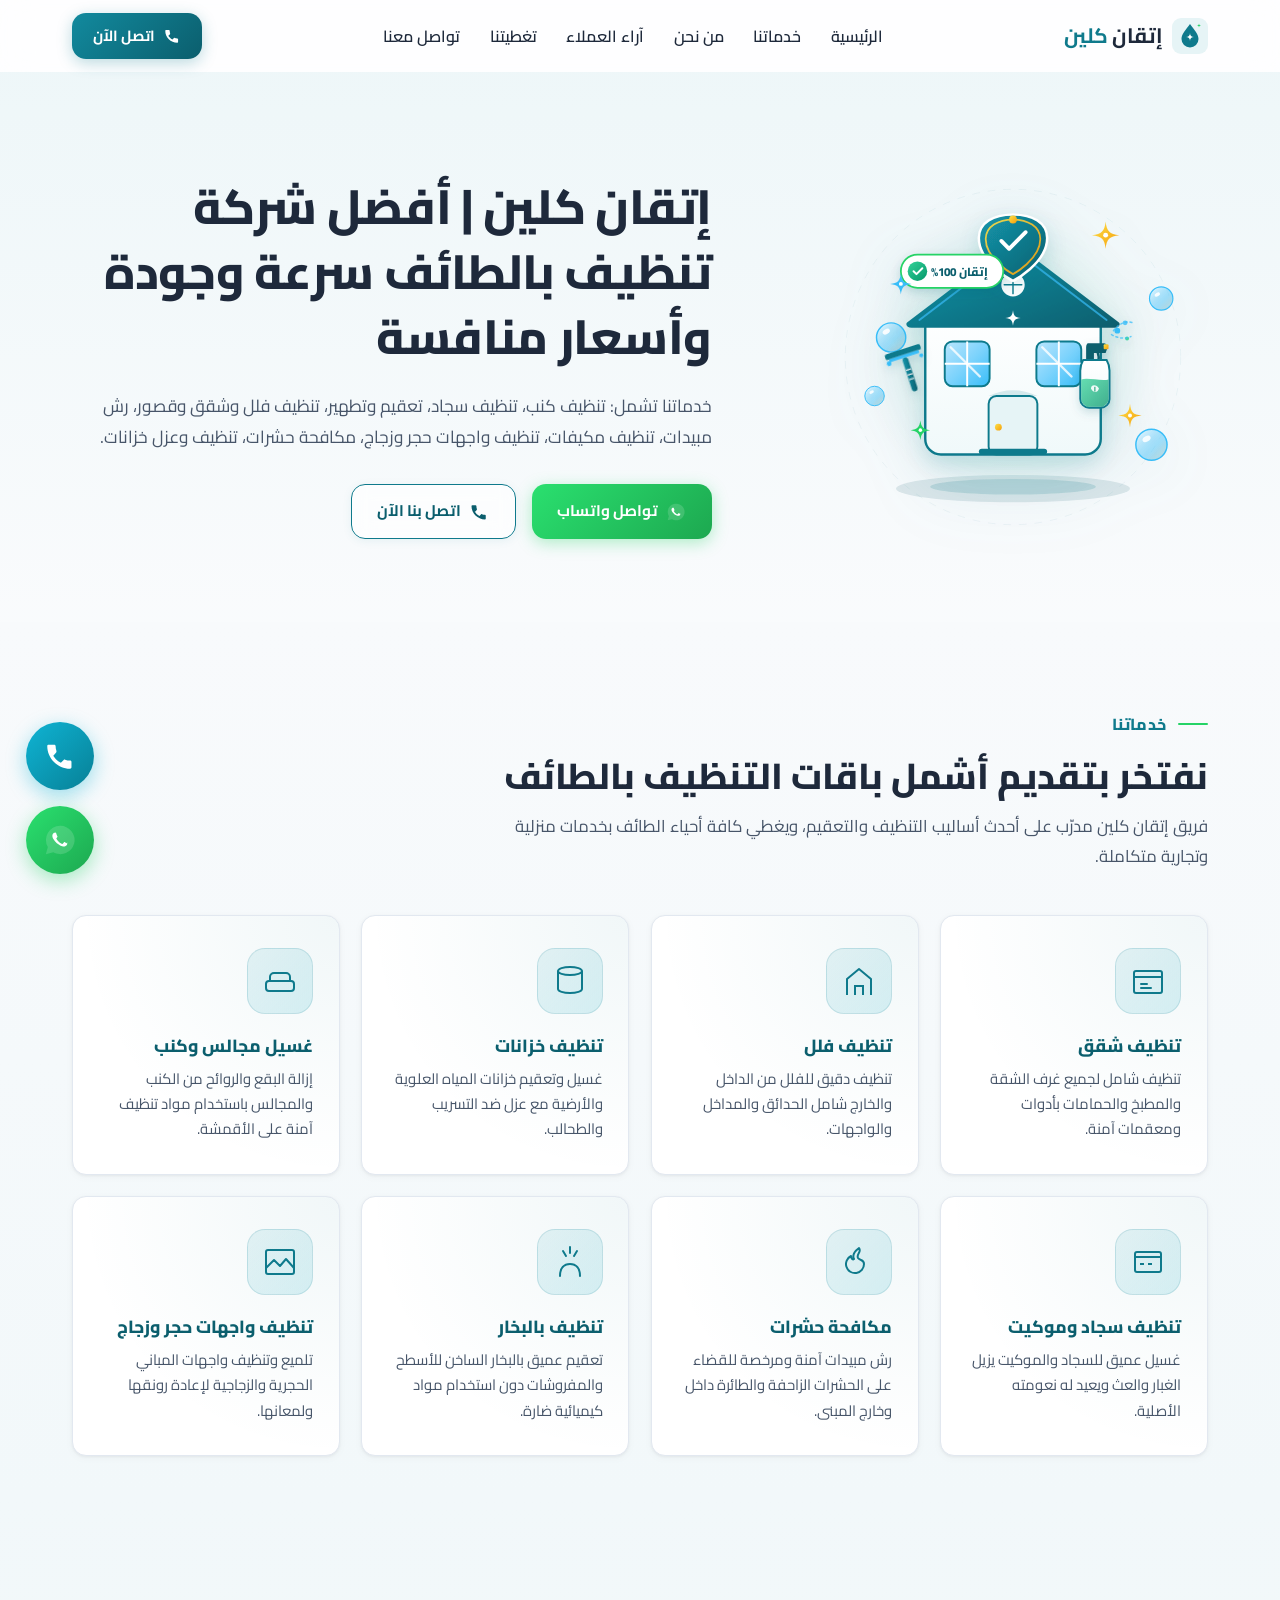
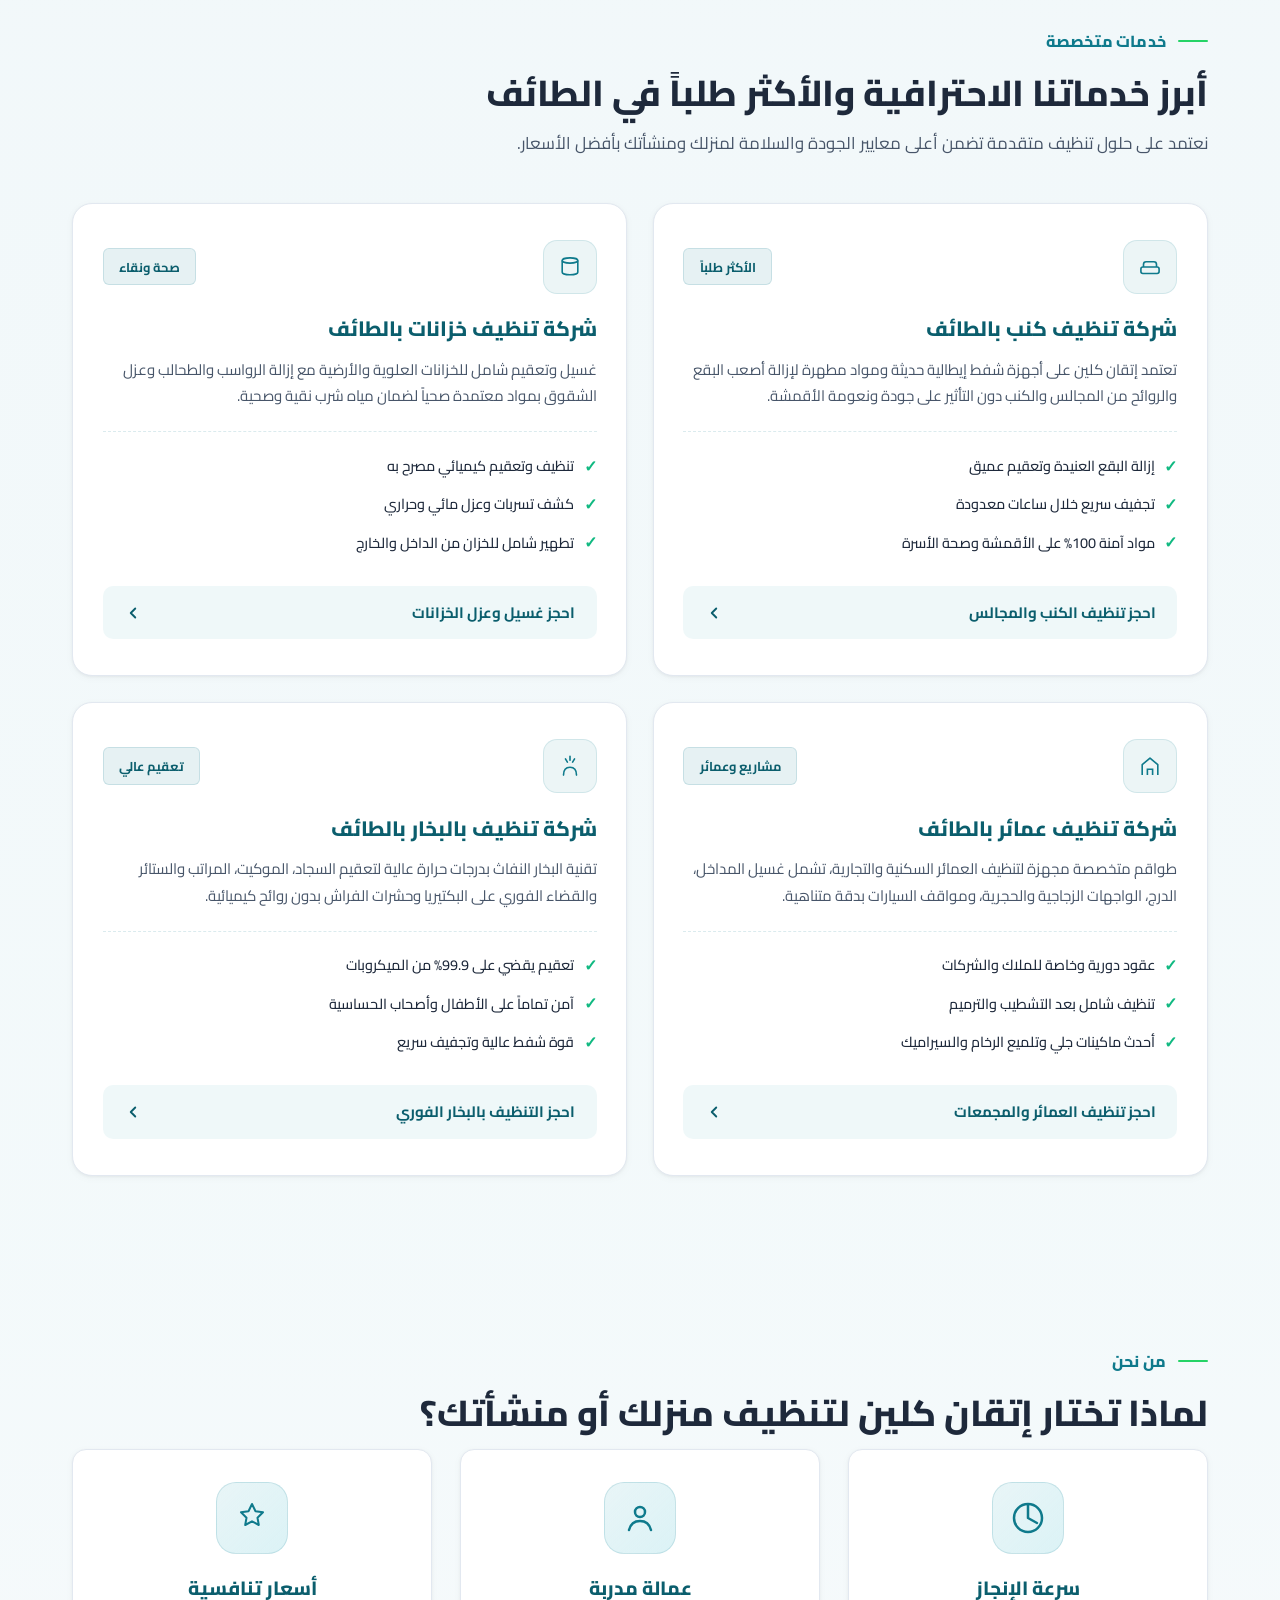
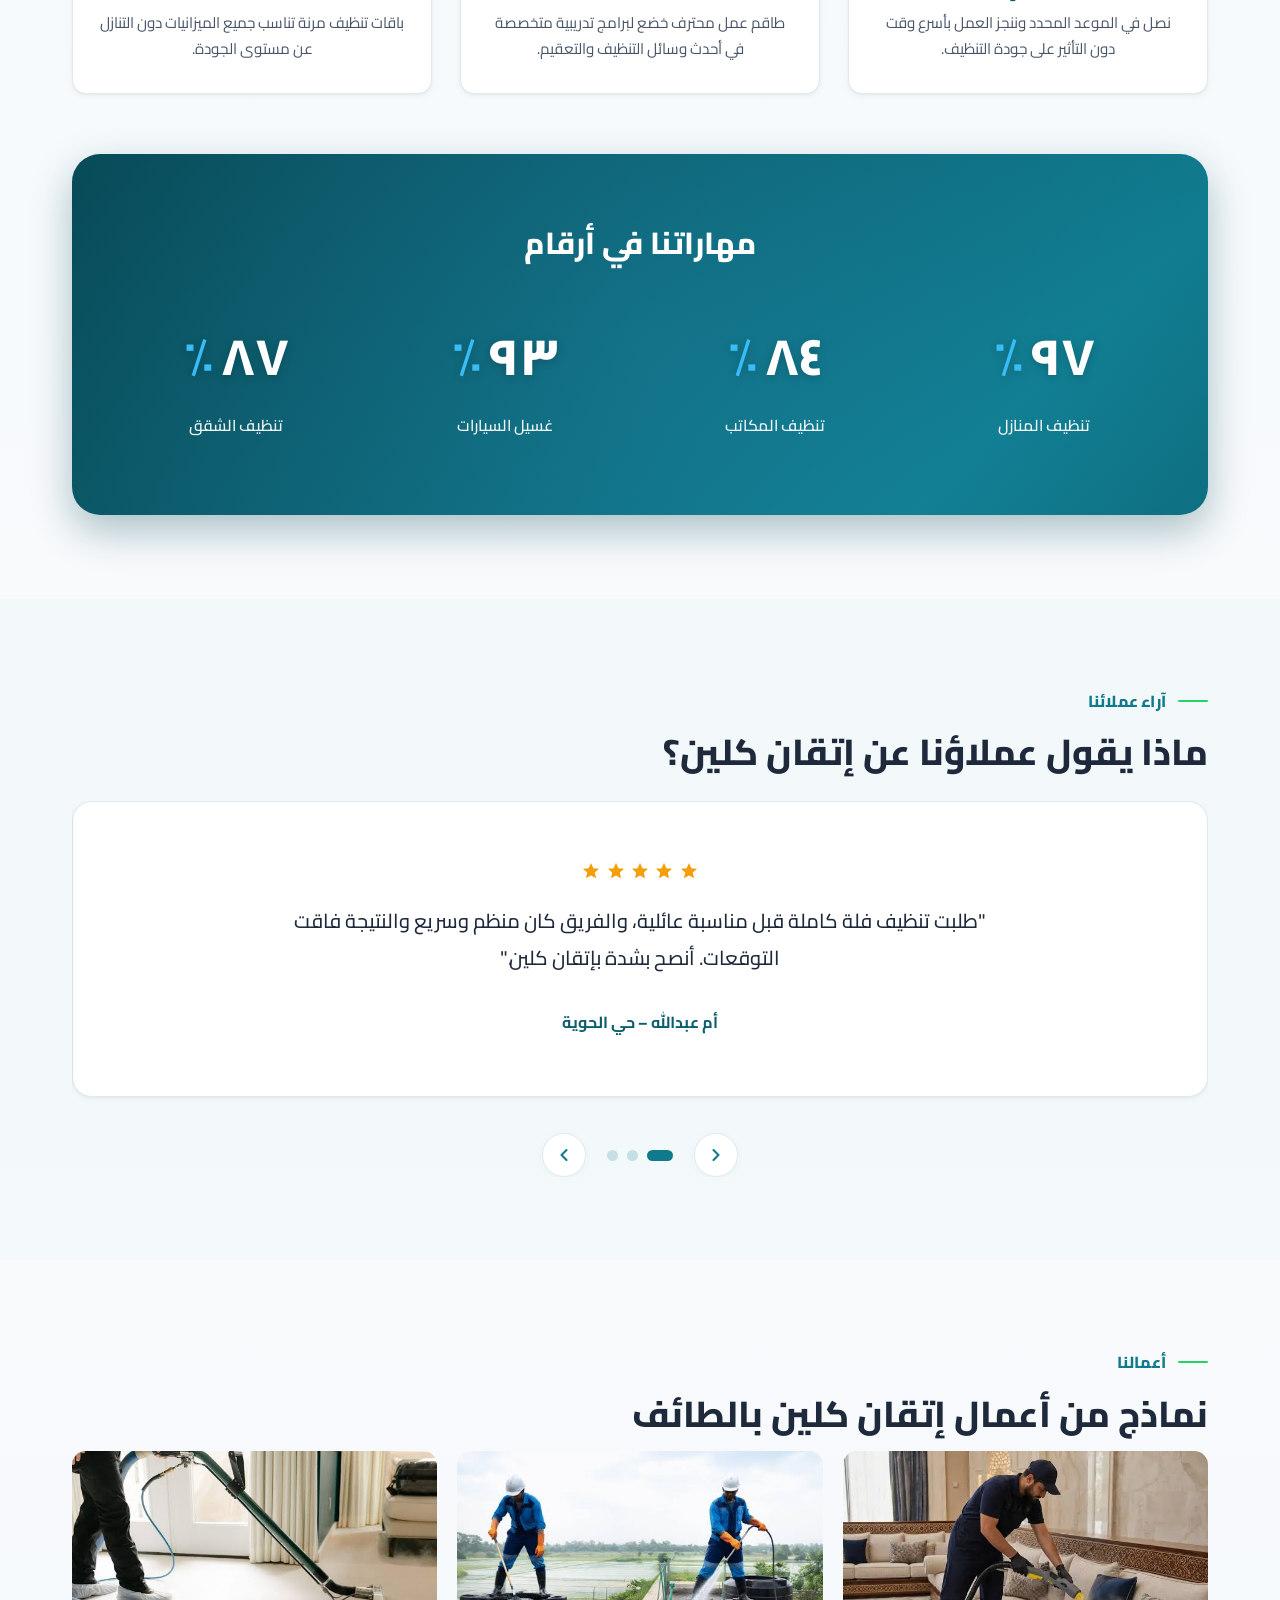
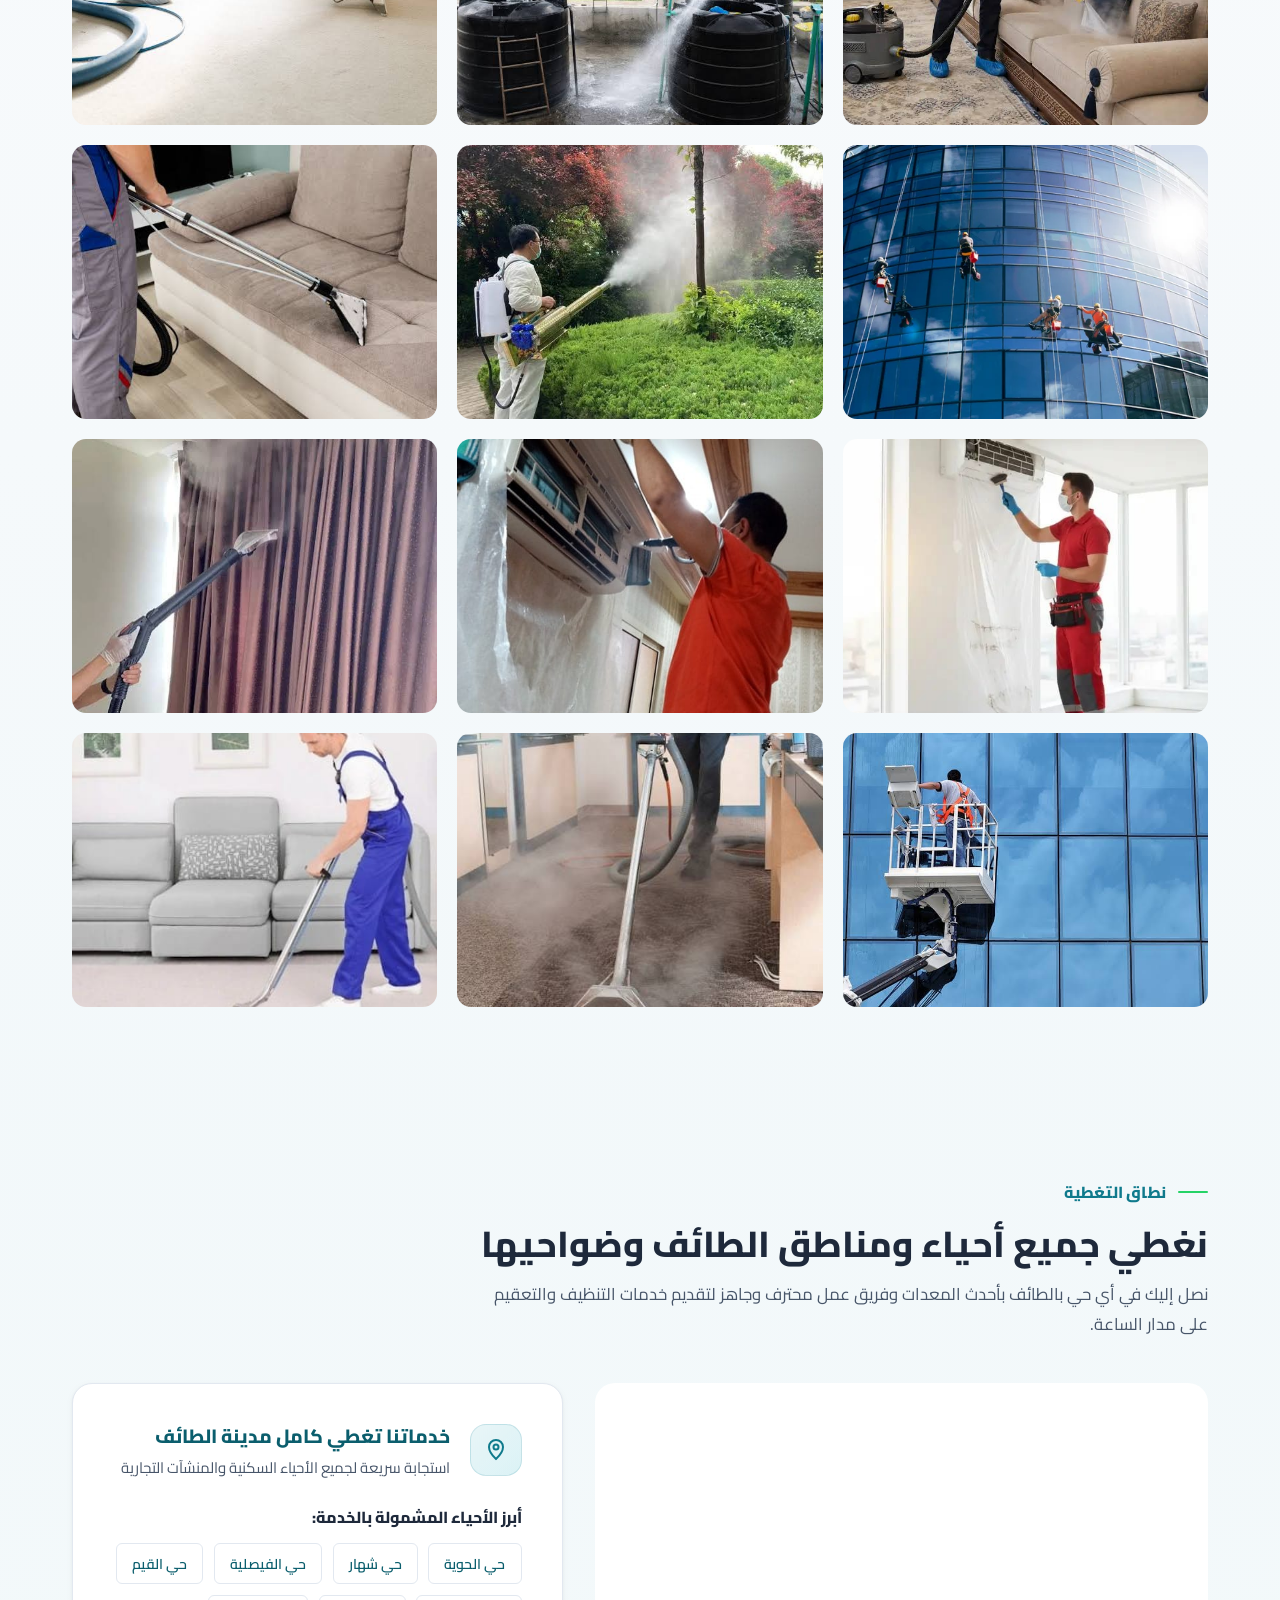
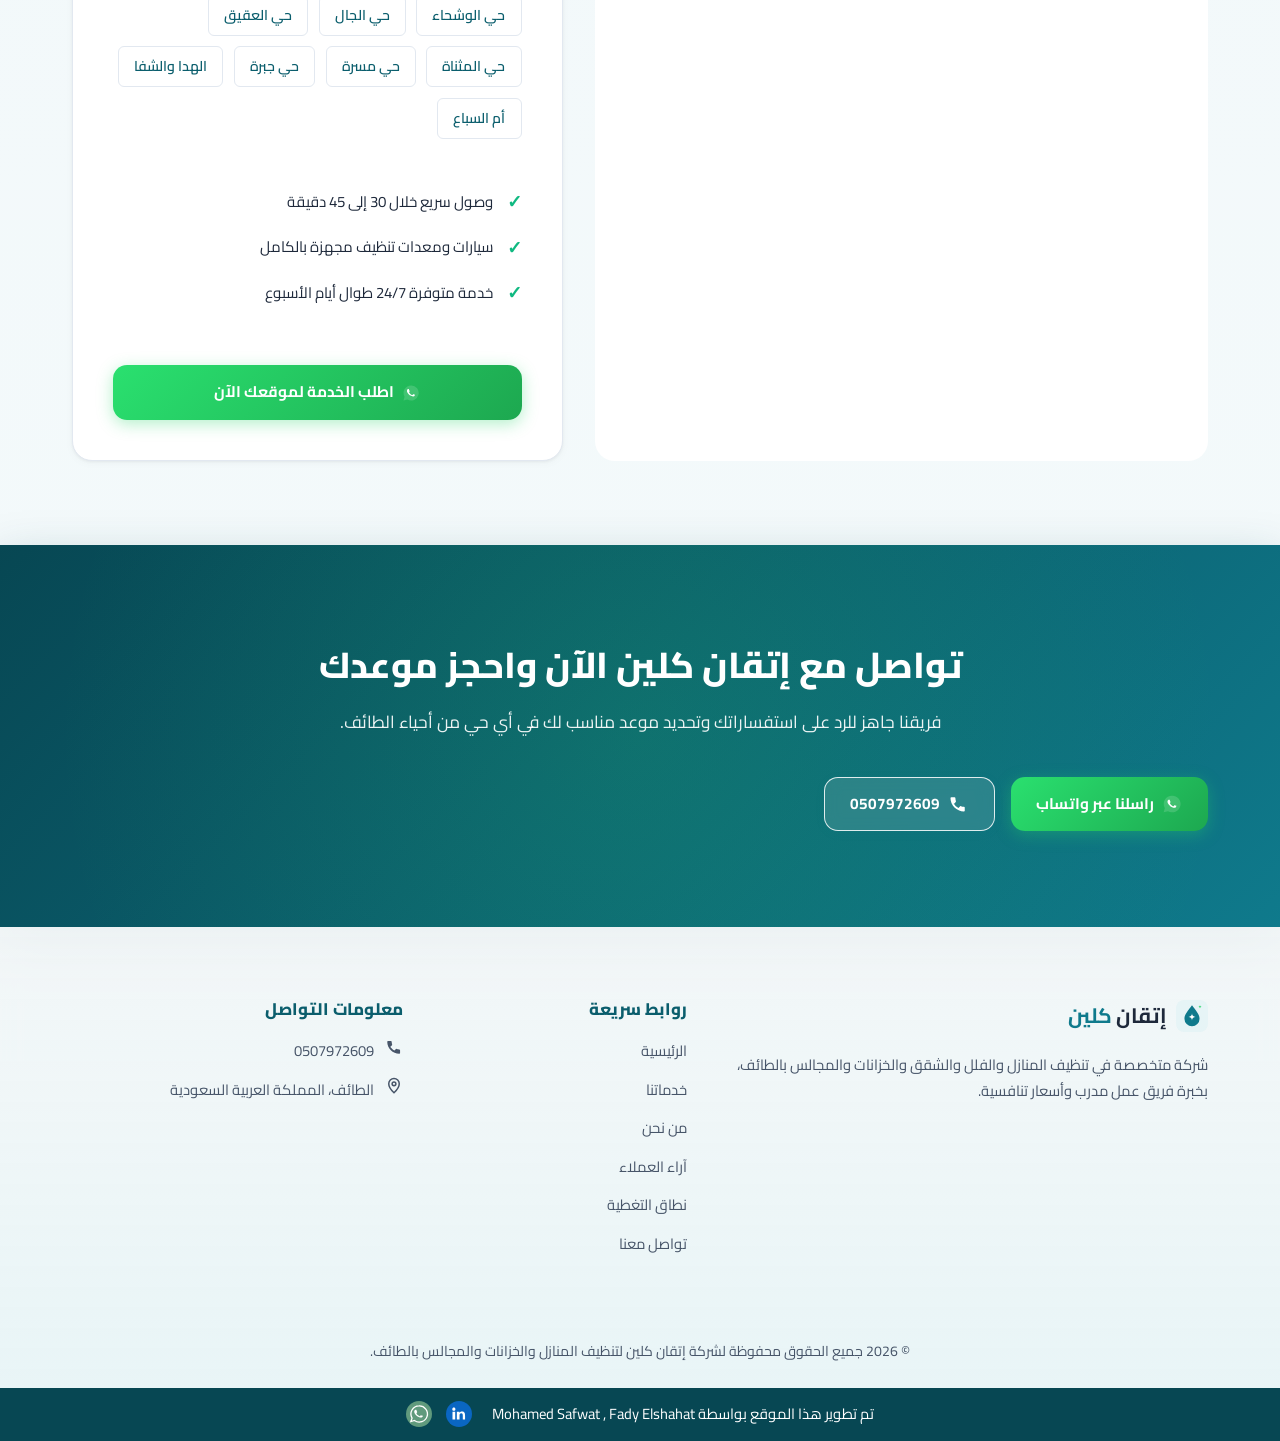
<file: index.html>
<!DOCTYPE html>
<html lang="ar-SA" dir="rtl">

<head>
  <meta charset="UTF-8">
  <meta name="viewport" content="width=device-width, initial-scale=1.0">
  <title>أفضل شركة تنظيف بالطائف | إتقان كلين لتنظيف المنازل والخزانات والمجالس</title>
  <meta name="description"
    content="إتقان كلين أفضل شركة تنظيف بالطائف: تنظيف منازل، تنظيف خزانات بالطائف، تنظيف مجالس، تنظيف كنب، مكافحة حشرات، تنظيف شقق وفلل بأسعار تنافسية وجودة عالية.">
  <meta name="keywords"
    content="شركة تنظيف بالطائف, تنظيف منازل بالطائف, تنظيف خزانات بالطائف, تنظيف مجالس بالطائف, تنظيف كنب بالطائف, مكافحة حشرات بالطائف, تنظيف شقق وفلل بالطائف, شركة تنظيف بالبخار بالطائف">
  <meta name="author" content="إتقان كلين">
  <meta name="robots" content="index, follow">
  <link rel="canonical" href="https://etqancleaning.com/">

  <!-- Open Graph -->
  <meta property="og:type" content="website">
  <meta property="og:title" content="أفضل شركة تنظيف بالطائف | إتقان كلين">
  <meta property="og:description"
    content="شركة إتقان كلين لتنظيف المنازل والفلل والخزانات والمجالس بالطائف. سرعة إنجاز، عمالة مدربة، وأسعار تنافسية.">
  <meta property="og:image" content="https://etqancleaning.com/assets/1.jpg">
  <meta property="og:image:type" content="image/jpeg">
  <meta property="og:image:width" content="1200">
  <meta property="og:image:height" content="630">
  <meta property="og:url" content="https://etqancleaning.com/">
  <meta property="og:site_name" content="إتقان كلين">
  <meta property="og:locale" content="ar_SA">

  <!-- Twitter Card -->
  <meta name="twitter:card" content="summary_large_image">
  <meta name="twitter:title" content="أفضل شركة تنظيف بالطائف | إتقان كلين">
  <meta name="twitter:description" content="تنظيف منازل وفلل وخزانات ومجالس بالطائف بجودة عالية وأسعار تنافسية.">
  <meta name="twitter:image" content="https://etqancleaning.com/assets/1.jpg">

  <link rel="preconnect" href="https://fonts.googleapis.com">
  <link rel="preconnect" href="https://fonts.gstatic.com" crossorigin>
  <link href="https://fonts.googleapis.com/css2?family=Cairo:wght@400;500;600;700;800&display=swap" rel="stylesheet">
  <link rel="stylesheet" href="style.css?v=2">
  <link rel="icon" type="image/svg+xml" href="favicon.svg">
  <link rel="alternate icon"
    href="data:image/svg+xml,%3Csvg xmlns='http://www.w3.org/2000/svg' viewBox='0 0 36 36'%3E%3Crect width='36' height='36' rx='9' fill='%23e6f4f6'/%3E%3Cpath d='M18 6C13.5 12 9.5 16.5 9.5 21a8.5 8.5 0 0017 0C26.5 16.5 22.5 12 18 6z' fill='%230f7a8c'/%3E%3Cpath d='M18 15c0 2.5 1.5 4 4 4-2.5 0-4 1.5-4 4 0-2.5-1.5-4-4-4 2.5 0 4-1.5 4-4z' fill='%23ffffff'/%3E%3Cpath d='M27 5.5c0 1.2.8 2 2 2-1.2 0-2 .8-2 2 0-1.2-.8-2-2-2 1.2 0 2-.8 2-2z' fill='%2325d366'/%3E%3C/svg%3E">

  <script type="application/ld+json">
{
  "@context": "https://schema.org",
  "@type": "HomeAndConstructionBusiness",
  "name": "إتقان كلين",
  "alternateName": "Etqan Clean",
  "image": "https://etqancleaning.com/assets/1.jpg",
  "url": "https://etqancleaning.com/",
  "telephone": "+966507972609",
  "priceRange": "$$",
  "address": {
    "@type": "PostalAddress",
    "streetAddress": "شارع الملك فهد، حي الحوية",
    "addressLocality": "الطائف",
    "addressRegion": "منطقة مكة المكرمة",
    "postalCode": "26511",
    "addressCountry": "SA"
  },
  "geo": {
    "@type": "GeoCoordinates",
    "latitude": 21.2854,
    "longitude": 40.4183
  },
  "openingHoursSpecification": [
    {
      "@type": "OpeningHoursSpecification",
      "dayOfWeek": ["Sunday","Monday","Tuesday","Wednesday","Thursday","Saturday"],
      "opens": "08:00",
      "closes": "23:00"
    }
  ],
  "areaServed": [
    "حي الحوية", "حي الشهداء", "حي شهار", "حي السلامة", "حي النسيم",
    "حي الفيصلية", "حي الوسام", "حي الخالدية", "حي المثناة", "حي الروضة"
  ],
  "makesOffer": [
    {
      "@type": "Offer",
      "itemOffered": { "@type": "Service", "name": "تنظيف شقق بالطائف" }
    },
    {
      "@type": "Offer",
      "itemOffered": { "@type": "Service", "name": "تنظيف فلل بالطائف" }
    },
    {
      "@type": "Offer",
      "itemOffered": { "@type": "Service", "name": "تنظيف خزانات بالطائف" }
    },
    {
      "@type": "Offer",
      "itemOffered": { "@type": "Service", "name": "غسيل مجالس وكنب بالطائف" }
    },
    {
      "@type": "Offer",
      "itemOffered": { "@type": "Service", "name": "تنظيف سجاد وموكيت بالطائف" }
    },
    {
      "@type": "Offer",
      "itemOffered": { "@type": "Service", "name": "مكافحة حشرات بالطائف" }
    },
    {
      "@type": "Offer",
      "itemOffered": { "@type": "Service", "name": "تنظيف بالبخار بالطائف" }
    },
    {
      "@type": "Offer",
      "itemOffered": { "@type": "Service", "name": "تنظيف واجهات حجر وزجاج بالطائف" }
    }
  ]
}
</script>
</head>

<body>

  <a class="skip-link" href="#main-content">تخطَّ إلى المحتوى الرئيسي</a>


  <header class="site-header" id="siteHeader">
    <div class="container header-inner">
      <a href="#hero" class="logo" aria-label="إتقان كلين - الصفحة الرئيسية">
        <svg class="logo-icon" width="36" height="36" viewBox="0 0 36 36" fill="none" aria-hidden="true"
          focusable="false">
          <rect width="36" height="36" rx="9" fill="var(--color-primary-light)" />
          <path d="M18 6C13.5 12 9.5 16.5 9.5 21a8.5 8.5 0 0017 0C26.5 16.5 22.5 12 18 6z"
            fill="var(--color-primary)" />
          <path d="M18 15c0 2.5 1.5 4 4 4-2.5 0-4 1.5-4 4 0-2.5-1.5-4-4-4 2.5 0 4-1.5 4-4z" fill="#fff" />
          <path d="M27 5.5c0 1.2.8 2 2 2-1.2 0-2 .8-2 2 0-1.2-.8-2-2-2 1.2 0 2-.8 2-2z" fill="var(--color-accent)" />
        </svg>
        <span class="logo-text">إتقان <strong>كلين</strong></span>
      </a>

      <nav class="main-nav" id="mainNav" aria-label="التنقل الرئيسي">
        <ul class="nav-list">
          <li><a href="#hero" class="nav-link">الرئيسية</a></li>
          <li><a href="#services" class="nav-link">خدماتنا</a></li>
          <li><a href="#about" class="nav-link">من نحن</a></li>
          <li><a href="#testimonials" class="nav-link">آراء العملاء</a></li>
          <li><a href="#coverage" class="nav-link">تغطيتنا</a></li>
          <li><a href="#contact" class="nav-link">تواصل معنا</a></li>
        </ul>
      </nav>

      <div class="header-actions">
        <a href="tel:+966507972609" class="btn btn-primary btn-cta">
          <svg width="18" height="18" viewBox="0 0 24 24" fill="none" aria-hidden="true" focusable="false">
            <path
              d="M6.6 10.8c1.3 2.6 3.4 4.7 6 6l2-2c.3-.3.7-.4 1-.2 1.1.4 2.3.6 3.5.6.6 0 1 .4 1 1V20c0 .6-.4 1-1 1C10.4 21 3 13.6 3 4.9 3 4.4 3.4 4 4 4h3.9c.6 0 1 .4 1 1 0 1.2.2 2.4.6 3.5.1.4 0 .8-.2 1l-2 2.3z"
              fill="currentColor" />
          </svg>
          <span>اتصل الآن</span>
        </a>
        <button class="hamburger" id="hamburgerBtn" aria-label="فتح قائمة التنقل" aria-expanded="false"
          aria-controls="mainNav">
          <span></span><span></span><span></span>
        </button>
      </div>
    </div>
  </header>

  <main id="main-content">

    <!-- HERO -->
    <section class="hero" id="hero">
      <div class="container hero-inner">
        <div class="hero-content">
          <h1>إتقان كلين | أفضل شركة تنظيف بالطائف سرعة وجودة وأسعار منافسة</h1>
          <p class="hero-sub">
            خدماتنا تشمل: تنظيف كنب، تنظيف سجاد، تعقيم وتطهير، تنظيف فلل وشقق وقصور، رش مبيدات، تنظيف مكيفات، تنظيف
            واجهات حجر وزجاج، مكافحة حشرات، تنظيف وعزل خزانات.
          </p>
          <div class="hero-actions">
            <a href="https://wa.me/966507972609" target="_blank" rel="noopener" class="btn btn-whatsapp">
              <svg width="20" height="20" viewBox="0 0 24 24" fill="none" aria-hidden="true" focusable="false">
                <path d="M12 2a10 10 0 00-8.6 15L2 22l5.2-1.4A10 10 0 1012 2z" fill="currentColor" opacity="0.15" />
                <path
                  d="M17.3 14.4c-.3-.1-1.6-.8-1.9-.9-.2-.1-.4-.1-.6.1-.2.3-.7.9-.8 1-.1.2-.3.2-.6.1-.3-.1-1.2-.5-2.3-1.5-.9-.8-1.4-1.7-1.6-2-.2-.3 0-.5.1-.6.1-.1.3-.3.4-.5.1-.1.2-.3.2-.4 0-.2 0-.3-.1-.5-.1-.1-.6-1.5-.8-2-.2-.5-.4-.4-.6-.4h-.5c-.2 0-.5.1-.7.3-.2.3-.9.9-.9 2.1 0 1.3.9 2.5 1.1 2.7.1.2 1.8 2.8 4.4 3.9.6.3 1.1.4 1.5.6.6.2 1.2.2 1.6.1.5-.1 1.6-.6 1.8-1.3.2-.6.2-1.1.2-1.3-.1-.1-.3-.2-.5-.3z"
                  fill="currentColor" />
              </svg>
              <span>تواصل واتساب</span>
            </a>
            <a href="tel:+966507972609" class="btn btn-outline">
              <svg width="20" height="20" viewBox="0 0 24 24" fill="none" aria-hidden="true" focusable="false">
                <path
                  d="M6.6 10.8c1.3 2.6 3.4 4.7 6 6l2-2c.3-.3.7-.4 1-.2 1.1.4 2.3.6 3.5.6.6 0 1 .4 1 1V20c0 .6-.4 1-1 1C10.4 21 3 13.6 3 4.9 3 4.4 3.4 4 4 4h3.9c.6 0 1 .4 1 1 0 1.2.2 2.4.6 3.5.1.4 0 .8-.2 1l-2 2.3z"
                  fill="currentColor" />
              </svg>
              <span>اتصل بنا الآن</span>
            </a>
          </div>
        </div>
        <div class="hero-visual" aria-hidden="true">
          <svg width="400" height="400" viewBox="0 0 400 400" fill="none" xmlns="http://www.w3.org/2000/svg"
            class="hero-cleaning-illustration" role="img" aria-label="إتقان كلين - خدمات تنظيف وتعقيم احترافية">
            <defs>
              <!-- Gradients -->
              <radialGradient id="heroBgGlow" cx="50%" cy="50%" r="50%">
                <stop offset="0%" stop-color="#0f7a8c" stop-opacity="0.18" />
                <stop offset="65%" stop-color="#25d366" stop-opacity="0.08" />
                <stop offset="100%" stop-color="#0f7a8c" stop-opacity="0" />
              </radialGradient>

              <linearGradient id="heroPrimaryGrad" x1="0" y1="0" x2="1" y2="1">
                <stop offset="0%" stop-color="#1497ad" />
                <stop offset="100%" stop-color="#0b5e6d" />
              </linearGradient>

              <linearGradient id="heroAccentGrad" x1="0" y1="0" x2="1" y2="1">
                <stop offset="0%" stop-color="#34d399" />
                <stop offset="100%" stop-color="#059669" />
              </linearGradient>

              <linearGradient id="heroGoldGrad" x1="0" y1="0" x2="1" y2="1">
                <stop offset="0%" stop-color="#fde047" />
                <stop offset="100%" stop-color="#f59e0b" />
              </linearGradient>

              <linearGradient id="heroGlassGrad" x1="0" y1="0" x2="0" y2="1">
                <stop offset="0%" stop-color="#ffffff" />
                <stop offset="100%" stop-color="#f0f9fa" />
              </linearGradient>

              <linearGradient id="heroWindowGrad" x1="0" y1="0" x2="1" y2="1">
                <stop offset="0%" stop-color="#bae6fd" />
                <stop offset="50%" stop-color="#7dd3fc" />
                <stop offset="100%" stop-color="#38bdf8" />
              </linearGradient>

              <linearGradient id="heroBubbleGrad" x1="0" y1="0" x2="1" y2="1">
                <stop offset="0%" stop-color="#ffffff" stop-opacity="0.85" />
                <stop offset="60%" stop-color="#38bdf8" stop-opacity="0.45" />
                <stop offset="100%" stop-color="#0f7a8c" stop-opacity="0.2" />
              </linearGradient>

              <!-- Filters -->
              <filter id="heroCardShadow" x="-15%" y="-15%" width="130%" height="130%" filterUnits="userSpaceOnUse">
                <feDropShadow dx="0" dy="8" stdDeviation="10" flood-color="#0f7a8c" flood-opacity="0.14" />
              </filter>

              <filter id="heroSmallShadow" x="-20%" y="-20%" width="140%" height="140%" filterUnits="userSpaceOnUse">
                <feDropShadow dx="0" dy="4" stdDeviation="5" flood-color="#0b5e6d" flood-opacity="0.18" />
              </filter>
            </defs>

            <style>
              .hero-cleaning-illustration {
                overflow: visible;
              }

              .anim-float-main {
                animation: heroFloat 5s ease-in-out infinite;
                transform-origin: center;
              }

              .anim-pulse-glow {
                animation: heroPulseGlow 4s ease-in-out infinite alternate;
                transform-origin: 200px 200px;
              }

              .anim-bubble-1 {
                animation: heroBubbleMove1 4.5s ease-in-out infinite alternate;
              }

              .anim-bubble-2 {
                animation: heroBubbleMove2 3.6s ease-in-out infinite alternate-reverse;
              }

              .anim-bubble-3 {
                animation: heroBubbleMove3 5s ease-in-out infinite alternate;
              }

              .anim-sparkle-1 {
                animation: heroSparkle 2.4s ease-in-out infinite;
                transform-origin: 295px 75px;
              }

              .anim-sparkle-2 {
                animation: heroSparkle 2.8s ease-in-out infinite 0.8s;
                transform-origin: 85px 125px;
              }

              .anim-sparkle-3 {
                animation: heroSparkle 2.2s ease-in-out infinite 1.5s;
                transform-origin: 320px 260px;
              }

              .anim-sparkle-4 {
                animation: heroSparkle 3s ease-in-out infinite 0.4s;
                transform-origin: 105px 275px;
              }

              .anim-spray-mist {
                animation: heroMistPulse 2.2s ease-in-out infinite;
                transform-origin: 300px 170px;
              }

              .anim-badge-float {
                animation: heroBadgeFloat 3.8s ease-in-out infinite alternate;
              }

              @keyframes heroFloat {

                0%,
                100% {
                  transform: translateY(0px);
                }

                50% {
                  transform: translateY(-4px);
                }
              }

              @keyframes heroPulseGlow {
                0% {
                  transform: scale(0.98);
                  opacity: 0.9;
                }

                100% {
                  transform: scale(1.02);
                  opacity: 1;
                }
              }

              @keyframes heroBubbleMove1 {
                0% {
                  transform: translate(0, 0) scale(1);
                }

                100% {
                  transform: translate(-2px, -6px) scale(1.02);
                }
              }

              @keyframes heroBubbleMove2 {
                0% {
                  transform: translate(0, 0) scale(1);
                }

                100% {
                  transform: translate(2px, -5px) scale(0.98);
                }
              }

              @keyframes heroBubbleMove3 {
                0% {
                  transform: translate(0, 0) scale(1);
                }

                100% {
                  transform: translate(2px, -7px) scale(1.04);
                }
              }

              @keyframes heroSparkle {

                0%,
                100% {
                  transform: scale(0.6) rotate(0deg);
                  opacity: 0.4;
                }

                50% {
                  transform: scale(1.1) rotate(15deg);
                  opacity: 1;
                }
              }

              @keyframes heroMistPulse {

                0%,
                100% {
                  opacity: 0.3;
                  transform: scale(0.9) rotate(-2deg);
                }

                50% {
                  opacity: 0.95;
                  transform: scale(1.08) rotate(2deg);
                }
              }

              @keyframes heroBadgeFloat {
                0% {
                  transform: translateY(0px);
                }

                100% {
                  transform: translateY(-5px);
                }
              }

              @media (prefers-reduced-motion: reduce) {

                .anim-float-main,
                .anim-pulse-glow,
                .anim-bubble-1,
                .anim-bubble-2,
                .anim-bubble-3,
                .anim-sparkle-1,
                .anim-sparkle-2,
                .anim-sparkle-3,
                .anim-sparkle-4,
                .anim-spray-mist,
                .anim-badge-float {
                  animation: none !important;
                }
              }
            </style>

            <!-- BACKGROUND RADIANT GLOW & ORBS -->
            <g class="anim-pulse-glow" opacity="0.4">
              <circle cx="200" cy="200" r="160" fill="url(#heroBgGlow)" />
              <circle cx="200" cy="200" r="172" stroke="#0f7a8c" stroke-width="1" stroke-dasharray="8 8"
                opacity="0.15" />
            </g>

            <!-- FLOATING WATER / FOAM BUBBLES -->
            <g class="anim-bubble-1">
              <circle cx="75" cy="180" r="15" fill="url(#heroBubbleGrad)" stroke="#38bdf8" stroke-width="1.5" />
              <ellipse cx="70" cy="174" rx="4" ry="2.5" transform="rotate(-30 70 174)" fill="#ffffff" opacity="0.9" />
            </g>
            <g class="anim-bubble-2">
              <circle cx="58" cy="240" r="10" fill="url(#heroBubbleGrad)" stroke="#38bdf8" stroke-width="1" />
              <ellipse cx="55" cy="236" rx="2.5" ry="1.5" transform="rotate(-30 55 236)" fill="#ffffff"
                opacity="0.85" />
            </g>
            <g class="anim-bubble-3">
              <circle cx="342" cy="290" r="16" fill="url(#heroBubbleGrad)" stroke="#38bdf8" stroke-width="1.5" />
              <ellipse cx="337" cy="284" rx="4.5" ry="2.8" transform="rotate(-30 337 284)" fill="#ffffff"
                opacity="0.85" />
            </g>
            <g class="anim-bubble-2">
              <circle cx="352" cy="140" r="12" fill="url(#heroBubbleGrad)" stroke="#38bdf8" stroke-width="1.2" />
              <ellipse cx="348" cy="136" rx="3" ry="1.8" transform="rotate(-30 348 136)" fill="#ffffff" opacity="0.9" />
            </g>

            <!-- MAIN FLOATING CLEAN HOME / VILLA & SANITIZATION SHIELD -->
            <g class="anim-float-main">
              <!-- Base Shadow -->
              <ellipse cx="200" cy="335" rx="120" ry="14" fill="#0b5e6d" opacity="0.12" />
              <ellipse cx="200" cy="333" rx="85" ry="8" fill="#0f7a8c" opacity="0.16" />

              <!-- Pristine House / Villa Structure -->
              <g filter="url(#heroCardShadow)">
                <!-- House Body -->
                <rect x="110" y="152" width="180" height="148" rx="16" fill="url(#heroGlassGrad)" stroke="#0f7a8c"
                  stroke-width="2.5" />

                <!-- Modern Triangular/Pitched Roof -->
                <path d="M92 164 L200 82 L308 164 C311 166 309 170 304 170 L96 170 C91 170 89 166 92 164 Z"
                  fill="url(#heroPrimaryGrad)" />
                <!-- Roof Highlight Rim -->
                <path d="M104 162 L200 89 L296 162" stroke="#38bdf8" stroke-width="2" stroke-linecap="round"
                  opacity="0.7" />

                <!-- Skylight Vent / Round Accent -->
                <circle cx="200" cy="126" r="13" fill="#ffffff" stroke="#0f7a8c" stroke-width="2" />
                <path d="M191 126h18M200 117v18" stroke="#0f7a8c" stroke-width="1.5" stroke-linecap="round" />

                <!-- Sparkling Left Window -->
                <g>
                  <rect x="130" y="184" width="46" height="46" rx="8" fill="url(#heroWindowGrad)" stroke="#0f7a8c"
                    stroke-width="2" />
                  <path d="M130 207h46M153 184v46" stroke="#ffffff" stroke-width="2" />
                  <!-- Glare -->
                  <path d="M136 190 L166 220" stroke="#ffffff" stroke-width="2.5" stroke-linecap="round"
                    opacity="0.8" />
                </g>

                <!-- Sparkling Right Window -->
                <g>
                  <rect x="224" y="184" width="46" height="46" rx="8" fill="url(#heroWindowGrad)" stroke="#0f7a8c"
                    stroke-width="2" />
                  <path d="M224 207h46M247 184v46" stroke="#ffffff" stroke-width="2" />
                  <!-- Glare -->
                  <path d="M230 190 L260 220" stroke="#ffffff" stroke-width="2.5" stroke-linecap="round"
                    opacity="0.8" />
                </g>

                <!-- Front Door / Modern Entrance -->
                <rect x="175" y="240" width="50" height="60" rx="8" fill="#e6f4f6" stroke="#0f7a8c" stroke-width="2" />
                <path d="M175 240 Q200 228 225 240" fill="#0f7a8c" opacity="0.15" />
                <!-- Door Handle (Gold) -->
                <circle cx="185" cy="272" r="3.5" fill="url(#heroGoldGrad)" />
                <!-- Steps -->
                <rect x="165" y="294" width="70" height="6" rx="3" fill="#0f7a8c" />
              </g>

              <!-- PROFESSIONAL CLEANING SPRAY BOTTLE -->
              <g transform="translate(265, 178)" filter="url(#heroSmallShadow)">
                <!-- Spray Mist -->
                <g class="anim-spray-mist" transform="translate(30, -5)">
                  <circle cx="12" cy="0" r="3" fill="#38bdf8" />
                  <circle cx="20" cy="-8" r="2.5" fill="#38bdf8" opacity="0.8" />
                  <circle cx="22" cy="8" r="2" fill="#34d399" opacity="0.9" />
                  <path d="M8 0 Q18 -12 28 -8 M6 4 Q16 10 26 6" stroke="#38bdf8" stroke-width="1.5"
                    stroke-linecap="round" stroke-dasharray="2 3" opacity="0.75" />
                </g>

                <!-- Trigger / Head -->
                <path d="M12 8 L28 8 C30 8 32 10 32 12 L30 18 L18 18 L18 25 L10 25 L10 12 C10 10 11 8 12 8 Z"
                  fill="#0b5e6d" />
                <rect x="28" y="9" width="5" height="5" rx="1" fill="url(#heroGoldGrad)" />
                <path d="M22 18 C24 24 22 28 20 30" stroke="#0b5e6d" stroke-width="2.5" stroke-linecap="round" />

                <!-- Bottle Body -->
                <path
                  d="M7 25 C7 25, 4 30, 4 36 L4 65 C4 70 8 74 13 74 L25 74 C30 74 34 70 34 65 L34 36 C34 30 31 25 31 25 Z"
                  fill="url(#heroGlassGrad)" stroke="#0f7a8c" stroke-width="2" />
                <!-- Sanitizer Liquid -->
                <path d="M5 45 C12 43 26 47 33 45 L33 65 C33 69 29 73 25 73 L13 73 C9 73 5 69 5 65 Z"
                  fill="url(#heroAccentGrad)" opacity="0.75" />
                <path d="M15 54 C15 50 21 50 23 54 C23 58 17 60 15 54 Z" fill="#ffffff" opacity="0.9" />
                <path d="M19 53v4" stroke="#059669" stroke-width="1" stroke-linecap="round" />
              </g>

              <!-- GLASS CLEANING SQUEEGEE (LEFT SIDE) -->
              <g transform="translate(68, 198) rotate(-18)" filter="url(#heroSmallShadow)">
                <rect x="0" y="0" width="38" height="6" rx="2" fill="#0f7a8c" />
                <rect x="3" y="6" width="32" height="3" rx="1" fill="#38bdf8" />
                <rect x="16" y="9" width="6" height="36" rx="3" fill="url(#heroPrimaryGrad)" />
                <path d="M17 22h4M17 27h4M17 32h4" stroke="#ffffff" stroke-width="1.2" stroke-linecap="round"
                  opacity="0.8" />
                <circle cx="2" cy="10" r="2.5" fill="#38bdf8" />
                <circle cx="36" cy="12" r="2" fill="#38bdf8" />
              </g>

              <!-- CENTRAL SANITIZATION SHIELD -->
              <g transform="translate(165, 54)" filter="url(#heroCardShadow)">
                <path d="M35 0 C55 0 70 8 70 24 C70 50 35 68 35 68 C35 68 0 50 0 24 C0 8 15 0 35 0 Z"
                  fill="url(#heroPrimaryGrad)" stroke="#ffffff" stroke-width="2.5" />
                <path d="M35 5 C50 5 63 12 63 25 C63 46 35 61 35 61 C35 61 7 46 7 25 C7 12 20 5 35 5 Z" fill="none"
                  stroke="url(#heroGoldGrad)" stroke-width="1.8" opacity="0.9" />
                <path d="M23 27 L31 35 L48 18" fill="none" stroke="#ffffff" stroke-width="4" stroke-linecap="round"
                  stroke-linejoin="round" />
                <circle cx="35" cy="5" r="4" fill="url(#heroGoldGrad)" />
              </g>

              <!-- FLOATING QUALITY PILL BADGE -->
              <g class="anim-badge-float" transform="translate(85, 95)" filter="url(#heroSmallShadow)">
                <rect x="0" y="0" width="105" height="34" rx="17" fill="#ffffff" stroke="#25d366" stroke-width="1.8" />
                <circle cx="17" cy="17" r="10" fill="url(#heroAccentGrad)" />
                <path d="M13 17 L16 20 L22 14" stroke="#ffffff" stroke-width="2" stroke-linecap="round"
                  stroke-linejoin="round" />
                <text x="60" y="22" font-family="'Cairo', 'Tahoma', sans-serif" font-size="12" font-weight="800"
                  fill="#0b5e6d" text-anchor="middle">إتقان 100%</text>
              </g>
            </g>

            <!-- TWINKLING 4-POINT SPARKLE STARS -->
            <g class="anim-sparkle-1" transform="translate(295, 75)">
              <path d="M0 -14 C1 -4 4 -1 14 0 C4 1 1 4 0 14 C-1 4 -4 1 -14 0 C-4 -1 -1 -4 0 -14 Z"
                fill="url(#heroGoldGrad)" />
              <circle cx="0" cy="0" r="2.5" fill="#ffffff" />
            </g>
            <g class="anim-sparkle-2" transform="translate(85, 125)">
              <path d="M0 -11 C1 -3 3 -1 11 0 C3 1 1 3 0 11 C-1 3 -3 1 -11 0 C-3 -1 -1 -3 0 -11 Z" fill="#38bdf8" />
              <circle cx="0" cy="0" r="2" fill="#ffffff" />
            </g>
            <g class="anim-sparkle-3" transform="translate(320, 260)">
              <path d="M0 -12 C1 -3 3 -1 12 0 C3 1 1 3 0 12 C-1 3 -3 1 -12 0 C-3 -1 -1 -3 0 -12 Z"
                fill="url(#heroGoldGrad)" />
              <circle cx="0" cy="0" r="2" fill="#ffffff" />
            </g>
            <g class="anim-sparkle-4" transform="translate(105, 275)">
              <path d="M0 -10 C1 -3 3 -1 10 0 C3 1 1 3 0 10 C-1 3 -3 1 -10 0 C-3 -1 -1 -3 0 -10 Z" fill="#25d366" />
              <circle cx="0" cy="0" r="1.8" fill="#ffffff" />
            </g>
            <g class="anim-sparkle-1" transform="translate(200, 160)">
              <path d="M0 -8 C0.8 -2 2 -0.8 8 0 C2 0.8 0.8 2 0 8 C-0.8 2 -2 0.8 -8 0 C-2 -0.8 -0.8 -2 0 -8 Z"
                fill="#ffffff" />
            </g>
          </svg>
        </div>
      </div>
    </section>

    <!-- SERVICES OVERVIEW -->
    <section class="services" id="services">
      <div class="container">
        <p class="eyebrow">خدماتنا</p>
        <h2>نفتخر بتقديم أشمل باقات التنظيف بالطائف</h2>
        <p class="section-lead">فريق إتقان كلين مدرّب على أحدث أساليب التنظيف والتعقيم، ويغطي كافة أحياء الطائف بخدمات
          منزلية وتجارية متكاملة.</p>

        <div class="services-grid">
          <div class="service-card">
            <span class="service-icon" aria-hidden="true">
              <svg width="40" height="40" viewBox="0 0 40 40" fill="none">
                <rect x="6" y="10" width="28" height="22" rx="2" stroke="currentColor" stroke-width="2" />
                <path d="M6 16h28" stroke="currentColor" stroke-width="2" />
                <path d="M13 23h6M13 27h10" stroke="currentColor" stroke-width="2" stroke-linecap="round" />
              </svg>
            </span>
            <h3>تنظيف شقق</h3>
            <p>تنظيف شامل لجميع غرف الشقة والمطبخ والحمامات بأدوات ومعقمات آمنة.</p>
          </div>

          <div class="service-card">
            <span class="service-icon" aria-hidden="true">
              <svg width="40" height="40" viewBox="0 0 40 40" fill="none">
                <path d="M8 34V18l12-10 12 10v16" stroke="currentColor" stroke-width="2" stroke-linejoin="round" />
                <path d="M16 34v-9h8v9" stroke="currentColor" stroke-width="2" />
              </svg>
            </span>
            <h3>تنظيف فلل</h3>
            <p>تنظيف دقيق للفلل من الداخل والخارج شامل الحدائق والمداخل والواجهات.</p>
          </div>

          <div class="service-card">
            <span class="service-icon" aria-hidden="true">
              <svg width="40" height="40" viewBox="0 0 40 40" fill="none">
                <ellipse cx="20" cy="10" rx="12" ry="4" stroke="currentColor" stroke-width="2" />
                <path d="M8 10v18c0 2.2 5.4 4 12 4s12-1.8 12-4V10" stroke="currentColor" stroke-width="2" />
              </svg>
            </span>
            <h3>تنظيف خزانات</h3>
            <p>غسيل وتعقيم خزانات المياه العلوية والأرضية مع عزل ضد التسريب والطحالب.</p>
          </div>

          <div class="service-card">
            <span class="service-icon" aria-hidden="true">
              <svg width="40" height="40" viewBox="0 0 40 40" fill="none">
                <rect x="6" y="20" width="28" height="10" rx="3" stroke="currentColor" stroke-width="2" />
                <path d="M10 20v-4a4 4 0 014-4h12a4 4 0 014 4v4" stroke="currentColor" stroke-width="2" />
              </svg>
            </span>
            <h3>غسيل مجالس وكنب</h3>
            <p>إزالة البقع والروائح من الكنب والمجالس باستخدام مواد تنظيف آمنة على الأقمشة.</p>
          </div>

          <div class="service-card">
            <span class="service-icon" aria-hidden="true">
              <svg width="40" height="40" viewBox="0 0 40 40" fill="none">
                <rect x="7" y="10" width="26" height="20" rx="2" stroke="currentColor" stroke-width="2" />
                <path d="M7 15h26M12 22h4M20 22h4" stroke="currentColor" stroke-width="2" />
              </svg>
            </span>
            <h3>تنظيف سجاد وموكيت</h3>
            <p>غسيل عميق للسجاد والموكيت يزيل الغبار والعث ويعيد له نعومته الأصلية.</p>
          </div>

          <div class="service-card">
            <span class="service-icon" aria-hidden="true">
              <svg width="40" height="40" viewBox="0 0 40 40" fill="none">
                <path d="M20 6c3 4-3 6-1 10 2 3 6 1 6 6a9 9 0 11-13-8c0 3 2 4 3 3-2-4 1-8 5-11z" stroke="currentColor"
                  stroke-width="2" stroke-linejoin="round" />
              </svg>
            </span>
            <h3>مكافحة حشرات</h3>
            <p>رش مبيدات آمنة ومرخصة للقضاء على الحشرات الزاحفة والطائرة داخل وخارج المبنى.</p>
          </div>

          <div class="service-card">
            <span class="service-icon" aria-hidden="true">
              <svg width="40" height="40" viewBox="0 0 40 40" fill="none">
                <path d="M20 5v6M13 9l3 5M27 9l-3 5" stroke="currentColor" stroke-width="2" stroke-linecap="round" />
                <path d="M10 34c0-8 4-12 10-12s10 4 10 12" stroke="currentColor" stroke-width="2"
                  stroke-linecap="round" />
              </svg>
            </span>
            <h3>تنظيف بالبخار</h3>
            <p>تعقيم عميق بالبخار الساخن للأسطح والمفروشات دون استخدام مواد كيميائية ضارة.</p>
          </div>

          <div class="service-card">
            <span class="service-icon" aria-hidden="true">
              <svg width="40" height="40" viewBox="0 0 40 40" fill="none">
                <rect x="6" y="8" width="28" height="24" rx="2" stroke="currentColor" stroke-width="2" />
                <path d="M6 26l8-8 6 6 6-7 8 9" stroke="currentColor" stroke-width="2" stroke-linejoin="round" />
              </svg>
            </span>
            <h3>تنظيف واجهات حجر وزجاج</h3>
            <p>تلميع وتنظيف واجهات المباني الحجرية والزجاجية لإعادة رونقها ولمعانها.</p>
          </div>
        </div>
      </div>
    </section>

    <!-- DETAILED SERVICES / FEATURED -->
    <section class="detailed-services" id="detailed-services">
      <div class="container">
        <p class="eyebrow">خدمات متخصصة</p>
        <h2>أبرز خدماتنا الاحترافية والأكثر طلباً في الطائف</h2>
        <p class="section-lead">نعتمد على حلول تنظيف متقدمة تضمن أعلى معايير الجودة والسلامة لمنزلك ومنشأتك بأفضل
          الأسعار.</p>

        <div class="detailed-grid">
          <!-- Service Card 1 -->
          <article class="featured-service-card">
            <div class="featured-card-top">
              <span class="featured-icon" aria-hidden="true">
                <svg width="26" height="26" viewBox="0 0 40 40" fill="none">
                  <rect x="6" y="20" width="28" height="10" rx="3" stroke="currentColor" stroke-width="2.5" />
                  <path d="M10 20v-4a4 4 0 014-4h12a4 4 0 014 4v4" stroke="currentColor" stroke-width="2.5" />
                </svg>
              </span>
              <span class="service-badge">الأكثر طلباً</span>
            </div>
            <h3>شركة تنظيف كنب بالطائف</h3>
            <p class="featured-desc">
              تعتمد إتقان كلين على أجهزة شفط إيطالية حديثة ومواد مطهرة لإزالة أصعب البقع والروائح من المجالس والكنب دون
              التأثير على جودة ونعومة الأقمشة.
            </p>
            <ul class="featured-features-list">
              <li><span class="check-icon">✓</span> إزالة البقع العنيدة وتعقيم عميق</li>
              <li><span class="check-icon">✓</span> تجفيف سريع خلال ساعات معدودة</li>
              <li><span class="check-icon">✓</span> مواد آمنة 100% على الأقمشة وصحة الأسرة</li>
            </ul>
            <div class="featured-card-footer">
              <a href="https://wa.me/966507972609?text=استفسار%20عن%20تنظيف%20الكنب" target="_blank" rel="noopener"
                class="featured-card-btn">
                <span>احجز تنظيف الكنب والمجالس</span>
                <svg width="18" height="18" viewBox="0 0 24 24" fill="none">
                  <path d="M15 18l-6-6 6-6" stroke="currentColor" stroke-width="2.5" stroke-linecap="round"
                    stroke-linejoin="round" />
                </svg>
              </a>
            </div>
          </article>

          <!-- Service Card 2 -->
          <article class="featured-service-card">
            <div class="featured-card-top">
              <span class="featured-icon" aria-hidden="true">
                <svg width="26" height="26" viewBox="0 0 40 40" fill="none">
                  <ellipse cx="20" cy="10" rx="12" ry="4" stroke="currentColor" stroke-width="2.5" />
                  <path d="M8 10v18c0 2.2 5.4 4 12 4s12-1.8 12-4V10" stroke="currentColor" stroke-width="2.5" />
                </svg>
              </span>
              <span class="service-badge">صحة ونقاء</span>
            </div>
            <h3>شركة تنظيف خزانات بالطائف</h3>
            <p class="featured-desc">
              غسيل وتعقيم شامل للخزانات العلوية والأرضية مع إزالة الرواسب والطحالب وعزل الشقوق بمواد معتمدة صحياً لضمان
              مياه شرب نقية وصحية.
            </p>
            <ul class="featured-features-list">
              <li><span class="check-icon">✓</span> تنظيف وتعقيم كيميائي مصرح به</li>
              <li><span class="check-icon">✓</span> كشف تسربات وعزل مائي وحراري</li>
              <li><span class="check-icon">✓</span> تطهير شامل للخزان من الداخل والخارج</li>
            </ul>
            <div class="featured-card-footer">
              <a href="https://wa.me/966507972609?text=استفسار%20عن%20تنظيف%20الخزانات" target="_blank" rel="noopener"
                class="featured-card-btn">
                <span>احجز غسيل وعزل الخزانات</span>
                <svg width="18" height="18" viewBox="0 0 24 24" fill="none">
                  <path d="M15 18l-6-6 6-6" stroke="currentColor" stroke-width="2.5" stroke-linecap="round"
                    stroke-linejoin="round" />
                </svg>
              </a>
            </div>
          </article>

          <!-- Service Card 3 -->
          <article class="featured-service-card">
            <div class="featured-card-top">
              <span class="featured-icon" aria-hidden="true">
                <svg width="26" height="26" viewBox="0 0 40 40" fill="none">
                  <path d="M8 34V18l12-10 12 10v16" stroke="currentColor" stroke-width="2.5" stroke-linejoin="round" />
                  <path d="M16 34v-9h8v9" stroke="currentColor" stroke-width="2.5" />
                </svg>
              </span>
              <span class="service-badge">مشاريع وعمائر</span>
            </div>
            <h3>شركة تنظيف عمائر بالطائف</h3>
            <p class="featured-desc">
              طواقم متخصصة مجهزة لتنظيف العمائر السكنية والتجارية، تشمل غسيل المداخل، الدرج، الواجهات الزجاجية والحجرية،
              ومواقف السيارات بدقة متناهية.
            </p>
            <ul class="featured-features-list">
              <li><span class="check-icon">✓</span> عقود دورية وخاصة للملاك والشركات</li>
              <li><span class="check-icon">✓</span> تنظيف شامل بعد التشطيب والترميم</li>
              <li><span class="check-icon">✓</span> أحدث ماكينات جلي وتلميع الرخام والسيراميك</li>
            </ul>
            <div class="featured-card-footer">
              <a href="https://wa.me/966507972609?text=استفسار%20عن%20تنظيف%20العمائر" target="_blank" rel="noopener"
                class="featured-card-btn">
                <span>احجز تنظيف العمائر والمجمعات</span>
                <svg width="18" height="18" viewBox="0 0 24 24" fill="none">
                  <path d="M15 18l-6-6 6-6" stroke="currentColor" stroke-width="2.5" stroke-linecap="round"
                    stroke-linejoin="round" />
                </svg>
              </a>
            </div>
          </article>

          <!-- Service Card 4 -->
          <article class="featured-service-card">
            <div class="featured-card-top">
              <span class="featured-icon" aria-hidden="true">
                <svg width="26" height="26" viewBox="0 0 40 40" fill="none">
                  <path d="M20 5v6M13 9l3 5M27 9l-3 5" stroke="currentColor" stroke-width="2.5"
                    stroke-linecap="round" />
                  <path d="M10 34c0-8 4-12 10-12s10 4 10 12" stroke="currentColor" stroke-width="2.5"
                    stroke-linecap="round" />
                </svg>
              </span>
              <span class="service-badge">تعقيم عالي</span>
            </div>
            <h3>شركة تنظيف بالبخار بالطائف</h3>
            <p class="featured-desc">
              تقنية البخار النفاث بدرجات حرارة عالية لتعقيم السجاد، الموكيت، المراتب والستائر والقضاء الفوري على
              البكتيريا وحشرات الفراش بدون روائح كيميائية.
            </p>
            <ul class="featured-features-list">
              <li><span class="check-icon">✓</span> تعقيم يقضي على 99.9% من الميكروبات</li>
              <li><span class="check-icon">✓</span> آمن تماماً على الأطفال وأصحاب الحساسية</li>
              <li><span class="check-icon">✓</span> قوة شفط عالية وتجفيف سريع</li>
            </ul>
            <div class="featured-card-footer">
              <a href="https://wa.me/966507972609?text=استفسار%20عن%20التنظيف%20بالبخار" target="_blank" rel="noopener"
                class="featured-card-btn">
                <span>احجز التنظيف بالبخار الفوري</span>
                <svg width="18" height="18" viewBox="0 0 24 24" fill="none">
                  <path d="M15 18l-6-6 6-6" stroke="currentColor" stroke-width="2.5" stroke-linecap="round"
                    stroke-linejoin="round" />
                </svg>
              </a>
            </div>
          </article>
        </div>
      </div>
    </section>

    <!-- WHY US / STATS -->
    <section class="why-us" id="about">
      <div class="container">
        <p class="eyebrow">من نحن</p>
        <h2>لماذا تختار إتقان كلين لتنظيف منزلك أو منشأتك؟</h2>

        <div class="trust-points">
          <div class="trust-item">
            <span class="trust-icon" aria-hidden="true">
              <svg width="34" height="34" viewBox="0 0 34 34" fill="none">
                <path d="M17 4v13l9 5" stroke="currentColor" stroke-width="2.5" stroke-linecap="round"
                  stroke-linejoin="round" />
                <circle cx="17" cy="17" r="14" stroke="currentColor" stroke-width="2.5" />
              </svg>
            </span>
            <h3>سرعة الإنجاز</h3>
            <p>نصل في الموعد المحدد وننجز العمل بأسرع وقت دون التأثير على جودة التنظيف.</p>
          </div>
          <div class="trust-item">
            <span class="trust-icon" aria-hidden="true">
              <svg width="34" height="34" viewBox="0 0 34 34" fill="none">
                <circle cx="17" cy="11" r="5" stroke="currentColor" stroke-width="2.5" />
                <path d="M6 29c1.5-6 5.5-9 11-9s9.5 3 11 9" stroke="currentColor" stroke-width="2.5"
                  stroke-linecap="round" />
              </svg>
            </span>
            <h3>عمالة مدربة</h3>
            <p>طاقم عمل محترف خضع لبرامج تدريبية متخصصة في أحدث وسائل التنظيف والتعقيم.</p>
          </div>
          <div class="trust-item">
            <span class="trust-icon" aria-hidden="true">
              <svg width="34" height="34" viewBox="0 0 34 34" fill="none">
                <path d="M17 3l3.5 7.2L28 11.3l-5.5 5.4L23.8 24 17 20.3 10.2 24l1.3-7.3L6 11.3l7.5-1.1L17 3z"
                  stroke="currentColor" stroke-width="2" stroke-linejoin="round" />
              </svg>
            </span>
            <h3>أسعار تنافسية</h3>
            <p>باقات تنظيف مرنة تناسب جميع الميزانيات دون التنازل عن مستوى الجودة.</p>
          </div>
        </div>

        <div class="stats-section" id="statsSection">
          <h3 class="stats-title">مهاراتنا في أرقام</h3>
          <div class="stats-grid">
            <div class="stat-card">
              <span class="stat-number" data-target="99" aria-hidden="true">٠</span>
              <span class="stat-percent" aria-hidden="true">٪</span>
              <p class="stat-label">تنظيف المنازل</p>
            </div>
            <div class="stat-card">
              <span class="stat-number" data-target="86" aria-hidden="true">٠</span>
              <span class="stat-percent" aria-hidden="true">٪</span>
              <p class="stat-label">تنظيف المكاتب</p>
            </div>
            <div class="stat-card">
              <span class="stat-number" data-target="95" aria-hidden="true">٠</span>
              <span class="stat-percent" aria-hidden="true">٪</span>
              <p class="stat-label">غسيل السيارات</p>
            </div>
            <div class="stat-card">
              <span class="stat-number" data-target="89" aria-hidden="true">٠</span>
              <span class="stat-percent" aria-hidden="true">٪</span>
              <p class="stat-label">تنظيف الشقق</p>
            </div>
          </div>
        </div>
      </div>
    </section>

    <!-- TESTIMONIALS -->
    <section class="testimonials" id="testimonials">
      <div class="container">
        <p class="eyebrow">آراء عملائنا</p>
        <h2>ماذا يقول عملاؤنا عن إتقان كلين؟</h2>

        <div class="testimonial-slider" id="testimonialSlider">
          <div class="testimonial-track" id="testimonialTrack">
            <article class="testimonial-card">
              <div class="stars" aria-hidden="true">
                <svg width="18" height="18" viewBox="0 0 20 20">
                  <path d="M10 1l2.6 5.9 6.4.6-4.8 4.3 1.4 6.2L10 14.9 4.4 18l1.4-6.2L1 7.5l6.4-.6z"
                    fill="currentColor" />
                </svg>
                <svg width="18" height="18" viewBox="0 0 20 20">
                  <path d="M10 1l2.6 5.9 6.4.6-4.8 4.3 1.4 6.2L10 14.9 4.4 18l1.4-6.2L1 7.5l6.4-.6z"
                    fill="currentColor" />
                </svg>
                <svg width="18" height="18" viewBox="0 0 20 20">
                  <path d="M10 1l2.6 5.9 6.4.6-4.8 4.3 1.4 6.2L10 14.9 4.4 18l1.4-6.2L1 7.5l6.4-.6z"
                    fill="currentColor" />
                </svg>
                <svg width="18" height="18" viewBox="0 0 20 20">
                  <path d="M10 1l2.6 5.9 6.4.6-4.8 4.3 1.4 6.2L10 14.9 4.4 18l1.4-6.2L1 7.5l6.4-.6z"
                    fill="currentColor" />
                </svg>
                <svg width="18" height="18" viewBox="0 0 20 20">
                  <path d="M10 1l2.6 5.9 6.4.6-4.8 4.3 1.4 6.2L10 14.9 4.4 18l1.4-6.2L1 7.5l6.4-.6z"
                    fill="currentColor" />
                </svg>
              </div>
              <p class="testimonial-quote">"طلبت تنظيف فلة كاملة قبل مناسبة عائلية، والفريق كان منظم وسريع والنتيجة فاقت
                التوقعات. أنصح بشدة بإتقان كلين."</p>
              <p class="testimonial-name">أم عبدالله – حي الحوية</p>
            </article>

            <article class="testimonial-card">
              <div class="stars" aria-hidden="true">
                <svg width="18" height="18" viewBox="0 0 20 20">
                  <path d="M10 1l2.6 5.9 6.4.6-4.8 4.3 1.4 6.2L10 14.9 4.4 18l1.4-6.2L1 7.5l6.4-.6z"
                    fill="currentColor" />
                </svg>
                <svg width="18" height="18" viewBox="0 0 20 20">
                  <path d="M10 1l2.6 5.9 6.4.6-4.8 4.3 1.4 6.2L10 14.9 4.4 18l1.4-6.2L1 7.5l6.4-.6z"
                    fill="currentColor" />
                </svg>
                <svg width="18" height="18" viewBox="0 0 20 20">
                  <path d="M10 1l2.6 5.9 6.4.6-4.8 4.3 1.4 6.2L10 14.9 4.4 18l1.4-6.2L1 7.5l6.4-.6z"
                    fill="currentColor" />
                </svg>
                <svg width="18" height="18" viewBox="0 0 20 20">
                  <path d="M10 1l2.6 5.9 6.4.6-4.8 4.3 1.4 6.2L10 14.9 4.4 18l1.4-6.2L1 7.5l6.4-.6z"
                    fill="currentColor" />
                </svg>
                <svg width="18" height="18" viewBox="0 0 20 20">
                  <path d="M10 1l2.6 5.9 6.4.6-4.8 4.3 1.4 6.2L10 14.9 4.4 18l1.4-6.2L1 7.5l6.4-.6z"
                    fill="currentColor" />
                </svg>
              </div>
              <p class="testimonial-quote">"خدمة تنظيف الخزان كانت احترافية جداً، وضحوا لي كل خطوة قبل البدء والسعر كان
                مناسب جداً مقارنة بشركات ثانية."</p>
              <p class="testimonial-name">م. خالد الغامدي – حي شهار</p>
            </article>

            <article class="testimonial-card">
              <div class="stars" aria-hidden="true">
                <svg width="18" height="18" viewBox="0 0 20 20">
                  <path d="M10 1l2.6 5.9 6.4.6-4.8 4.3 1.4 6.2L10 14.9 4.4 18l1.4-6.2L1 7.5l6.4-.6z"
                    fill="currentColor" />
                </svg>
                <svg width="18" height="18" viewBox="0 0 20 20">
                  <path d="M10 1l2.6 5.9 6.4.6-4.8 4.3 1.4 6.2L10 14.9 4.4 18l1.4-6.2L1 7.5l6.4-.6z"
                    fill="currentColor" />
                </svg>
                <svg width="18" height="18" viewBox="0 0 20 20">
                  <path d="M10 1l2.6 5.9 6.4.6-4.8 4.3 1.4 6.2L10 14.9 4.4 18l1.4-6.2L1 7.5l6.4-.6z"
                    fill="currentColor" />
                </svg>
                <svg width="18" height="18" viewBox="0 0 20 20">
                  <path d="M10 1l2.6 5.9 6.4.6-4.8 4.3 1.4 6.2L10 14.9 4.4 18l1.4-6.2L1 7.5l6.4-.6z"
                    fill="currentColor" />
                </svg>
                <svg width="18" height="18" viewBox="0 0 20 20">
                  <path d="M10 1l2.6 5.9 6.4.6-4.8 4.3 1.4 6.2L10 14.9 4.4 18l1.4-6.2L1 7.5l6.4-.6z"
                    fill="currentColor" />
                </svg>
              </div>
              <p class="testimonial-quote">"تعاملت معهم لتنظيف المكتب بشكل دوري، الالتزام بالمواعيد ودقة التنظيف خلتهم
                خياري الدائم في الطائف."</p>
              <p class="testimonial-name">سارة العتيبي – حي النسيم</p>
            </article>
          </div>

          <div class="slider-controls">
            <button class="slider-btn" id="prevBtn" aria-label="عرض رأي العميل السابق">
              <svg width="20" height="20" viewBox="0 0 24 24" fill="none">
                <path d="M9 6l6 6-6 6" stroke="currentColor" stroke-width="2.5" stroke-linecap="round"
                  stroke-linejoin="round" />
              </svg>
            </button>
            <div class="slider-dots" id="sliderDots" role="tablist" aria-label="اختيار رأي العميل"></div>
            <button class="slider-btn" id="nextBtn" aria-label="عرض رأي العميل التالي">
              <svg width="20" height="20" viewBox="0 0 24 24" fill="none">
                <path d="M15 6l-6 6 6 6" stroke="currentColor" stroke-width="2.5" stroke-linecap="round"
                  stroke-linejoin="round" />
              </svg>
            </button>
          </div>
        </div>
      </div>
    </section>

    <!-- GALLERY -->
    <section class="gallery" id="gallery">
      <div class="container">
        <p class="eyebrow">أعمالنا</p>
        <h2>نماذج من أعمال إتقان كلين بالطائف</h2>

        <div class="gallery-grid">
          <img src="assets/1.jpg" alt="فريق إتقان كلين أثناء تنظيف مجلس فاخر بالطائف" width="400" height="300"
            loading="lazy">
          <img src="assets/2.jpg" alt="تنظيف خزان مياه علوي بمنزل في الطائف" width="400" height="300" loading="lazy">
          <img src="assets/3.jpg" alt="غسيل سجاد وموكيت بالبخار في شقة سكنية" width="400" height="300" loading="lazy">
          <img src="assets/4.webp" alt="تنظيف واجهة زجاجية لمبنى تجاري في الطائف" width="400" height="300"
            loading="lazy">
          <img src="assets/5.jpg" alt="تعقيم ورش مبيدات في فيلا سكنية بالطائف" width="400" height="300" loading="lazy">
          <img src="assets/6.jpg" alt="تنظيف كنب وأثاث منزلي بالبخار في الطائف" width="400" height="300" loading="lazy">

          <img src="assets/WhatsApp Image 2026-09-05 at 7.37.27 PM.jpeg" alt="">
          <img src="assets/WhatsApp Image 2026-09-05 at 7.37.27 PM (1).jpeg" alt="">
          <img src="assets/WhatsApp Image 2026-09-05 at 7.36.56 PM.jpeg" alt="">
          <img src="assets/WhatsApp Image 2026-09-05 at 7.36.56 PM (2).jpeg" alt="">
          <img src="assets/WhatsApp Image 2026-09-05 at 7.36.56 PM (1).jpeg" alt="">
          <img src="assets/WhatsApp Image 2026-09-05 at 7.36.56 PM (3).jpeg" alt="">

        </div>
      </div>
    </section>

    <!-- COVERAGE & MAP -->
    <section class="coverage-map" id="coverage">
      <div class="container">
        <p class="eyebrow">نطاق التغطية</p>
        <h2>نغطي جميع أحياء ومناطق الطائف وضواحيها</h2>
        <p class="section-lead">نصل إليك في أي حي بالطائف بأحدث المعدات وفريق عمل محترف وجاهز لتقديم خدمات التنظيف
          والتعقيم على مدار الساعة.</p>

        <div class="map-wrapper">
          <div class="map-container">
            <iframe src="https://maps.google.com/maps?q=%D8%A7%D9%84%D8%B7%D8%A7%D8%A6%D9%81&hl=ar&z=12&output=embed"
              width="100%" height="100%" style="border:0;" allowfullscreen="" loading="lazy"
              referrerpolicy="no-referrer-when-downgrade" title="خريطة موقع وتغطية إتقان كلين بالطائف">
            </iframe>
          </div>

          <div class="map-info-card">
            <div class="map-info-header">
              <span class="map-pin-icon" aria-hidden="true">
                <svg width="24" height="24" viewBox="0 0 24 24" fill="none">
                  <path d="M12 21s7-6.5 7-12a7 7 0 10-14 0c0 5.5 7 12 7 12z" stroke="currentColor" stroke-width="2" />
                  <circle cx="12" cy="9" r="2.5" stroke="currentColor" stroke-width="2" />
                </svg>
              </span>
              <div>
                <h3>خدماتنا تغطي كامل مدينة الطائف</h3>
                <p>استجابة سريعة لجميع الأحياء السكنية والمنشآت التجارية</p>
              </div>
            </div>

            <div class="coverage-neighborhoods">
              <h4>أبرز الأحياء المشمولة بالخدمة:</h4>
              <div class="tags-grid">
                <span class="tag">حي الحوية</span>
                <span class="tag">حي شهار</span>
                <span class="tag">حي الفيصلية</span>
                <span class="tag">حي القيم</span>
                <span class="tag">حي الوشحاء</span>
                <span class="tag">حي الجال</span>
                <span class="tag">حي العقيق</span>
                <span class="tag">حي المثناة</span>
                <span class="tag">حي مسرة</span>
                <span class="tag">حي جبرة</span>
                <span class="tag">الهدا والشفا</span>
                <span class="tag">أم السباع</span>
              </div>
            </div>

            <div class="map-quick-features">
              <div class="map-feature">
                <span class="feature-bullet">✓</span>
                <span>وصول سريع خلال 30 إلى 45 دقيقة</span>
              </div>
              <div class="map-feature">
                <span class="feature-bullet">✓</span>
                <span>سيارات ومعدات تنظيف مجهزة بالكامل</span>
              </div>
              <div class="map-feature">
                <span class="feature-bullet">✓</span>
                <span>خدمة متوفرة 24/7 طوال أيام الأسبوع</span>
              </div>
            </div>

            <div class="map-action">
              <a href="https://wa.me/966507972609" target="_blank" rel="noopener" class="btn btn-whatsapp map-btn">
                <svg width="18" height="18" viewBox="0 0 24 24" fill="none" aria-hidden="true" focusable="false">
                  <path d="M12 2a10 10 0 00-8.6 15L2 22l5.2-1.4A10 10 0 1012 2z" fill="currentColor" opacity="0.15" />
                  <path
                    d="M17.3 14.4c-.3-.1-1.6-.8-1.9-.9-.2-.1-.4-.1-.6.1-.2.3-.7.9-.8 1-.1.2-.3.2-.6.1-.3-.1-1.2-.5-2.3-1.5-.9-.8-1.4-1.7-1.6-2-.2-.3 0-.5.1-.6.1-.1.3-.3.4-.5.1-.1.2-.3.2-.4 0-.2 0-.3-.1-.5-.1-.1-.6-1.5-.8-2-.2-.5-.4-.4-.6-.4h-.5c-.2 0-.5.1-.7.3-.2.3-.9.9-.9 2.1 0 1.3.9 2.5 1.1 2.7.1.2 1.8 2.8 4.4 3.9.6.3 1.1.4 1.5.6.6.2 1.2.2 1.6.1.5-.1 1.6-.6 1.8-1.3.2-.6.2-1.1.2-1.3-.1-.1-.3-.2-.5-.3z"
                    fill="currentColor" />
                </svg>
                <span>اطلب الخدمة لموقعك الآن</span>
              </a>
            </div>
          </div>
        </div>
      </div>
    </section>

    <!-- CONTACT / CTA -->
    <section class="contact-cta" id="contact">
      <div class="container">
        <h2>تواصل مع إتقان كلين الآن واحجز موعدك</h2>
        <p>فريقنا جاهز للرد على استفساراتك وتحديد موعد مناسب لك في أي حي من أحياء الطائف.</p>
        <div class="hero-actions">
          <a href="https://wa.me/966507972609" target="_blank" rel="noopener" class="btn btn-whatsapp">
            <svg width="20" height="20" viewBox="0 0 24 24" fill="none" aria-hidden="true" focusable="false">
              <path d="M12 2a10 10 0 00-8.6 15L2 22l5.2-1.4A10 10 0 1012 2z" fill="currentColor" opacity="0.15" />
              <path
                d="M17.3 14.4c-.3-.1-1.6-.8-1.9-.9-.2-.1-.4-.1-.6.1-.2.3-.7.9-.8 1-.1.2-.3.2-.6.1-.3-.1-1.2-.5-2.3-1.5-.9-.8-1.4-1.7-1.6-2-.2-.3 0-.5.1-.6.1-.1.3-.3.4-.5.1-.1.2-.3.2-.4 0-.2 0-.3-.1-.5-.1-.1-.6-1.5-.8-2-.2-.5-.4-.4-.6-.4h-.5c-.2 0-.5.1-.7.3-.2.3-.9.9-.9 2.1 0 1.3.9 2.5 1.1 2.7.1.2 1.8 2.8 4.4 3.9.6.3 1.1.4 1.5.6.6.2 1.2.2 1.6.1.5-.1 1.6-.6 1.8-1.3.2-.6.2-1.1.2-1.3-.1-.1-.3-.2-.5-.3z"
                fill="currentColor" />
            </svg>
            <span>راسلنا عبر واتساب</span>
          </a>
          <a href="tel:+966507972609" class="btn btn-outline btn-outline-light">
            <svg width="20" height="20" viewBox="0 0 24 24" fill="none" aria-hidden="true" focusable="false">
              <path
                d="M6.6 10.8c1.3 2.6 3.4 4.7 6 6l2-2c.3-.3.7-.4 1-.2 1.1.4 2.3.6 3.5.6.6 0 1 .4 1 1V20c0 .6-.4 1-1 1C10.4 21 3 13.6 3 4.9 3 4.4 3.4 4 4 4h3.9c.6 0 1 .4 1 1 0 1.2.2 2.4.6 3.5.1.4 0 .8-.2 1l-2 2.3z"
                fill="currentColor" />
            </svg>
            <span dir="ltr">0507972609</span>
          </a>
        </div>
      </div>
    </section>

  </main>

  <footer class="site-footer">
    <div class="container footer-inner">
      <div class="footer-col">
        <a href="#hero" class="logo footer-logo" aria-label="إتقان كلين - الصفحة الرئيسية">
          <svg class="logo-icon" width="32" height="32" viewBox="0 0 36 36" fill="none" aria-hidden="true"
            focusable="false">
            <rect width="36" height="36" rx="9" fill="var(--color-primary-light)" />
            <path d="M18 6C13.5 12 9.5 16.5 9.5 21a8.5 8.5 0 0017 0C26.5 16.5 22.5 12 18 6z"
              fill="var(--color-primary)" />
            <path d="M18 15c0 2.5 1.5 4 4 4-2.5 0-4 1.5-4 4 0-2.5-1.5-4-4-4 2.5 0 4-1.5 4-4z" fill="#fff" />
            <path d="M27 5.5c0 1.2.8 2 2 2-1.2 0-2 .8-2 2 0-1.2-.8-2-2-2 1.2 0 2-.8 2-2z" fill="var(--color-accent)" />
          </svg>
          <span class="logo-text">إتقان <strong>كلين</strong></span>
        </a>
        <p>شركة متخصصة في تنظيف المنازل والفلل والشقق والخزانات والمجالس بالطائف، بخبرة فريق عمل مدرب وأسعار تنافسية.
        </p>

      </div>

      <nav class="footer-col" aria-label="روابط سريعة">
        <h4>روابط سريعة</h4>
        <ul class="footer-links">
          <li><a href="#hero">الرئيسية</a></li>
          <li><a href="#services">خدماتنا</a></li>
          <li><a href="#about">من نحن</a></li>
          <li><a href="#testimonials">آراء العملاء</a></li>
          <li><a href="#coverage">نطاق التغطية</a></li>
          <li><a href="#contact">تواصل معنا</a></li>
        </ul>
      </nav>

      <div class="footer-col">
        <h4>معلومات التواصل</h4>
        <ul class="footer-contact">
          <li>
            <svg width="18" height="18" viewBox="0 0 24 24" fill="none" aria-hidden="true" focusable="false">
              <path
                d="M6.6 10.8c1.3 2.6 3.4 4.7 6 6l2-2c.3-.3.7-.4 1-.2 1.1.4 2.3.6 3.5.6.6 0 1 .4 1 1V20c0 .6-.4 1-1 1C10.4 21 3 13.6 3 4.9 3 4.4 3.4 4 4 4h3.9c.6 0 1 .4 1 1 0 1.2.2 2.4.6 3.5.1.4 0 .8-.2 1l-2 2.3z"
                fill="currentColor" />
            </svg>
            <a href="tel:+966507972609" dir="ltr">0507972609</a>
          </li>

          <li>
            <svg width="18" height="18" viewBox="0 0 24 24" fill="none" aria-hidden="true" focusable="false">
              <path d="M12 21s7-6.5 7-12a7 7 0 10-14 0c0 5.5 7 12 7 12z" stroke="currentColor" stroke-width="2" />
              <circle cx="12" cy="9" r="2.5" stroke="currentColor" stroke-width="2" />
            </svg>
            <span>الطائف، المملكة العربية السعودية</span>
          </li>
        </ul>
      </div>
    </div>

    <div class="footer-bottom">
      <p>© <span id="currentYear"></span> جميع الحقوق محفوظة لشركة إتقان كلين لتنظيف المنازل والخزانات والمجالس بالطائف.
      </p>
      <div class="developer-info">
        <div class="developer-links">
          <a href="https://wa.me/201272115242" target="_blank" rel="noopener" aria-label="تواصل مع المطور عبر واتساب">
            <svg width="26" height="26" viewBox="0 0 24 24" fill="none" aria-hidden="true" focusable="false">
              <circle cx="12" cy="12" r="12" fill="#609A7D" />
              <path d="M12 4.5a7.5 7.5 0 00-6.4 11.3l-1.1 3.2 3.3-1A7.5 7.5 0 1012 4.5z" stroke="white"
                stroke-width="1.2" />
              <path
                d="M15.4 13.8c-.2-.1-1.2-.6-1.4-.7-.1-.1-.3-.1-.4.1-.1.2-.5.7-.6.8-.1.1-.2.2-.4.1-.2-.1-.9-.4-1.7-1.1-.7-.6-1.1-1.3-1.2-1.5-.1-.2 0-.4.1-.5.1-.1.2-.2.3-.4 0 0 .1-.2.2-.3 0-.1 0-.2-.1-.4-.1-.1-.4-1.1-.6-1.5-.1-.4-.3-.3-.4-.3h-.4c-.1 0-.4.1-.5.2-.2.2-.7.7-.7 1.6 0 1 .7 1.9.8 2 .1.1 1.3 2.1 3.3 2.9.5.2.8.3 1.1.4.5.1.9.1 1.2.1.4 0 1.2-.4 1.4-1 .1-.4.1-.8.1-1-.1-.1-.2-.2-.4-.3z"
                fill="white" />
            </svg>
          </a>
          <a href="https://www.linkedin.com/in/fady-elshahat-88052420b/" target="_blank" rel="noopener"
            aria-label="حساب لينكد إن للمطور">
            <svg width="26" height="26" viewBox="0 0 24 24" fill="none" aria-hidden="true" focusable="false">
              <circle cx="12" cy="12" r="12" fill="#0A66C2" />
              <path
                d="M8.5 17H6V10H8.5V17ZM7.25 9C6.4 9 5.8 8.4 5.8 7.5C5.8 6.6 6.4 6 7.25 6C8.1 6 8.7 6.6 8.7 7.5C8.7 8.4 8.1 9 7.25 9ZM18 17H15.5V13.5C15.5 12.5 15.5 11.2 14.1 11.2C12.7 11.2 12.5 12.3 12.5 13.3V17H10V10H12.4V11H12.4C12.7 10.4 13.5 9.8 14.7 9.8C17.2 9.8 17.6 11.5 17.6 13.5V17H18Z"
                fill="white" />
            </svg>
          </a>
        </div>
        <span>تم تطوير هذا الموقع بواسطة Mohamed Safwat , Fady Elshahat </span>

      </div>
    </div>
  </footer>

  <div class="floating-buttons">
    <a href="tel:+966507972609" class="floating-call" aria-label="اتصل بنا فوراً">
      <svg width="34" height="34" viewBox="0 0 24 24" fill="none" aria-hidden="true" focusable="false">
        <path
          d="M6.6 10.8c1.3 2.6 3.4 4.7 6 6l2-2c.3-.3.7-.4 1-.2 1.1.4 2.3.6 3.5.6.6 0 1 .4 1 1V20c0 .6-.4 1-1 1C10.4 21 3 13.6 3 4.9 3 4.4 3.4 4 4 4h3.9c.6 0 1 .4 1 1 0 1.2.2 2.4.6 3.5.1.4 0 .8-.2 1l-2 2.3z"
          fill="#fff" />
      </svg>
    </a>
    <a href="https://wa.me/966507972609" target="_blank" rel="noopener" class="floating-whatsapp"
      aria-label="تواصل معنا فوراً عبر واتساب">
      <svg width="34" height="34" viewBox="0 0 24 24" fill="none" aria-hidden="true" focusable="false">
        <path d="M12 2a10 10 0 00-8.6 15L2 22l5.2-1.4A10 10 0 1012 2z" fill="#fff" opacity="0.15" />
        <path
          d="M17.3 14.4c-.3-.1-1.6-.8-1.9-.9-.2-.1-.4-.1-.6.1-.2.3-.7.9-.8 1-.1.2-.3.2-.6.1-.3-.1-1.2-.5-2.3-1.5-.9-.8-1.4-1.7-1.6-2-.2-.3 0-.5.1-.6.1-.1.3-.3.4-.5.1-.1.2-.3.2-.4 0-.2 0-.3-.1-.5-.1-.1-.6-1.5-.8-2-.2-.5-.4-.4-.6-.4h-.5c-.2 0-.5.1-.7.3-.2.3-.9.9-.9 2.1 0 1.3.9 2.5 1.1 2.7.1.2 1.8 2.8 4.4 3.9.6.3 1.1.4 1.5.6.6.2 1.2.2 1.6.1.5-.1 1.6-.6 1.8-1.3.2-.6.2-1.1.2-1.3-.1-.1-.3-.2-.5-.3z"
          fill="#fff" />
      </svg>
    </a>
  </div>

  <script src="script.js"></script>
</body>

</html>
</file>
<file: style.css>
/* =========================================
   إتقان كلين - Style Sheet
   Modern Glassmorphism + Animated Mesh Gradient + RTL
   ========================================= */

:root {
  --color-primary: #0f7a8c;
  --color-primary-dark: #0b5e6d;
  --color-primary-deep: #074753;
  --color-primary-light: #e6f4f6;
  --color-primary-glow: rgba(15, 122, 140, 0.16);
  --color-accent: #25d366;
  --color-accent-emerald: #10b981;
  --color-accent-sky: #38bdf8;
  --color-accent-mint: #34d399;
  --color-text: #1e293b;
  --color-text-light: #475569;
  --color-border: #e2e8f0;
  --radius-sm: 8px;
  --radius: 14px;
  --radius-lg: 20px;
  --radius-xl: 28px;
  --container-width: 1200px;
  --transition: 0.3s cubic-bezier(0.4, 0, 0.2, 1);
  --transition-bounce: 0.4s cubic-bezier(0.34, 1.56, 0.64, 1);
  --font-main: 'Cairo', 'Tahoma', sans-serif;

  /* Corporate Design System */
  --card-bg: #ffffff;
  --card-bg-hover: #ffffff;
  --card-border: #e2e8f0;
  --card-border-hover: rgba(15, 122, 140, 0.25);
  --card-shadow: 0 2px 10px rgba(0, 0, 0, 0.03), 0 1px 3px rgba(0, 0, 0, 0.05);
  --card-shadow-hover: 0 12px 28px rgba(15, 122, 140, 0.08), 0 4px 10px rgba(0, 0, 0, 0.04);

  /* Global Fluid Spacing System (8pt Grid Standard) */
  --space-xs: 0.5rem;    /* 8px */
  --space-sm: 1rem;      /* 16px */
  --space-md: 1.5rem;    /* 24px */
  --space-lg: 2rem;      /* 32px */
  --space-xl: 3rem;      /* 48px */
  --space-2xl: 4.5rem;   /* 72px */
  --section-padding: clamp(4rem, 6.5vw, 6.5rem);
}

* {
  margin: 0;
  padding: 0;
  box-sizing: border-box;
}

html {
  scroll-behavior: smooth;
}

@media (prefers-reduced-motion: reduce) {
  html {
    scroll-behavior: auto;
  }
  *,
  *::before,
  *::after {
    animation-duration: 0.01ms !important;
    animation-iteration-count: 1 !important;
    transition-duration: 0.01ms !important;
    scroll-behavior: auto !important;
  }
}

/* ============ DYNAMIC ANIMATED GRADIENT BACKGROUND ============ */
body {
  font-family: var(--font-main);
  color: var(--color-text);
  background: #f8fafc;
  line-height: 1.75;
  font-size: 16px;
  overflow-x: hidden;
  position: relative;
  min-height: 100vh;
}

/* Ambient styling removed to reduce AI feel */

img {
  max-width: 100%;
  height: auto;
  display: block;
}

a {
  text-decoration: none;
  color: inherit;
}

ul {
  list-style: none;
}

button {
  font-family: inherit;
  cursor: pointer;
  border: none;
  background: none;
}

h1, h2, h3, h4 {
  font-weight: 800;
  line-height: 1.35;
  color: var(--color-text);
}

h1 {
  font-size: clamp(1.85rem, 4vw, 3rem);
}

h2 {
  font-size: clamp(1.45rem, 3vw, 2.25rem);
  margin-bottom: 0.75rem;
  position: relative;
}

h3 {
  font-size: 1.2rem;
  margin-bottom: 0.5rem;
}

p {
  color: var(--color-text-light);
}

.container {
  width: 100%;
  max-width: var(--container-width);
  margin: 0 auto;
  padding: 0 clamp(1.25rem, 3vw, 2rem);
}

section {
  padding: var(--section-padding) 0;
  position: relative;
}

.eyebrow {
  display: inline-flex;
  align-items: center;
  gap: 12px;
  color: var(--color-primary);
  font-weight: 800;
  font-size: 1rem;
  margin-bottom: 0.85rem;
  letter-spacing: 0.2px;
}

.eyebrow::before {
  content: '';
  width: 30px;
  height: 2px;
  background: var(--color-accent);
  border-radius: 2px;
  display: inline-block;
}

.section-lead {
  max-width: 720px;
  font-size: 1.05rem;
  line-height: 1.75;
  margin-bottom: 2.75rem;
  color: var(--color-text-light);
}

/* Skip link */
.skip-link {
  position: absolute;
  right: -999px;
  top: 0;
  background: var(--color-primary);
  color: #fff;
  padding: 0.75rem 1.25rem;
  z-index: 200;
  border-radius: 0 0 0 8px;
}

.skip-link:focus {
  right: 0;
}

/* Focus visibility */
a:focus-visible,
button:focus-visible,
input:focus-visible {
  outline: 3px solid var(--color-primary);
  outline-offset: 2px;
  border-radius: 6px;
}

/* Buttons */
.btn {
  display: inline-flex;
  align-items: center;
  gap: 0.5rem;
  padding: 0.8rem 1.6rem;
  border-radius: var(--radius);
  font-weight: 700;
  font-size: 0.96rem;
  transition: transform var(--transition-bounce), box-shadow var(--transition), background var(--transition), color var(--transition), border-color var(--transition);
  white-space: nowrap;
  position: relative;
  overflow: hidden;
}

.btn:hover {
  transform: translateY(-2px);
}

.btn:active {
  transform: translateY(0);
}

.btn-primary {
  background: linear-gradient(135deg, #128a9e 0%, var(--color-primary-dark) 100%);
  color: #fff;
  box-shadow: 0 4px 15px rgba(15, 122, 140, 0.28);
}

.btn-primary:hover {
  background: linear-gradient(135deg, var(--color-primary-dark) 0%, var(--color-primary-deep) 100%);
  box-shadow: 0 8px 22px rgba(15, 122, 140, 0.4);
}

.btn-whatsapp {
  background: linear-gradient(135deg, #2ae06f 0%, #1da850 100%);
  color: #fff;
  box-shadow: 0 4px 16px rgba(37, 211, 102, 0.35);
}

.btn-whatsapp:hover {
  background: linear-gradient(135deg, #1da850 0%, #15803d 100%);
  box-shadow: 0 8px 24px rgba(37, 211, 102, 0.48);
}

.btn-outline {
  background: rgba(255, 255, 255, 0.65);
  backdrop-filter: blur(10px);
  -webkit-backdrop-filter: blur(10px);
  border: 1.5px solid var(--color-primary);
  color: var(--color-primary-dark);
  box-shadow: 0 2px 10px rgba(15, 122, 140, 0.08);
}

.btn-outline:hover {
  background: var(--color-primary);
  color: #fff;
  box-shadow: 0 6px 18px rgba(15, 122, 140, 0.25);
}

.btn-outline-light {
  background: rgba(255, 255, 255, 0.12);
  backdrop-filter: blur(8px);
  -webkit-backdrop-filter: blur(8px);
  border-color: rgba(255, 255, 255, 0.85);
  color: #fff;
}

.btn-outline-light:hover {
  background: #fff;
  color: var(--color-primary-dark);
  box-shadow: 0 6px 20px rgba(0, 0, 0, 0.18);
}

.btn-cta {
  padding: 0.65rem 1.3rem;
  font-size: 0.92rem;
}

/* ============ HEADER (GLASSMORPHISM) ============ */
.site-header {
  position: sticky;
  top: 0;
  z-index: 100;
  background: rgba(255, 255, 255, 0.78);
  backdrop-filter: blur(16px);
  -webkit-backdrop-filter: blur(16px);
  border-bottom: 1px solid var(--glass-border);
  transition: background var(--transition), box-shadow var(--transition);
}

.site-header.scrolled {
  background: rgba(255, 255, 255, 0.92);
  box-shadow: 0 6px 24px rgba(15, 122, 140, 0.09);
  border-bottom-color: rgba(15, 122, 140, 0.18);
}

.header-inner {
  display: flex;
  align-items: center;
  justify-content: space-between;
  height: 72px;
}

.logo {
  display: flex;
  align-items: center;
  gap: 0.6rem;
  color: var(--color-primary);
  font-weight: 700;
  transition: transform var(--transition-bounce);
}

.logo:hover {
  transform: scale(1.03);
}

.logo-icon {
  flex-shrink: 0;
}

.logo-text {
  font-size: 1.3rem;
  color: var(--color-text);
  letter-spacing: -0.2px;
}

.logo-text strong {
  color: var(--color-primary);
}

.main-nav {
  display: none;
}

.nav-list {
  display: flex;
  gap: 1.85rem;
}

.nav-link {
  font-weight: 600;
  color: var(--color-text);
  padding: 0.45rem 0;
  position: relative;
  transition: color var(--transition);
}

.nav-link::after {
  content: '';
  position: absolute;
  bottom: -2px;
  right: 0;
  width: 0;
  height: 2.5px;
  background: linear-gradient(90deg, var(--color-primary), var(--color-accent));
  border-radius: 2px;
  transition: width var(--transition);
}

.nav-link:hover {
  color: var(--color-primary);
}

.nav-link:hover::after {
  width: 100%;
}

.header-actions {
  display: flex;
  align-items: center;
  gap: 0.75rem;
}

.hamburger {
  display: flex;
  flex-direction: column;
  justify-content: center;
  gap: 5px;
  width: 42px;
  height: 42px;
  padding: 9px;
  background: rgba(15, 122, 140, 0.06);
  border-radius: var(--radius-sm);
  transition: background var(--transition);
}

.hamburger:hover {
  background: rgba(15, 122, 140, 0.12);
}

.hamburger span {
  display: block;
  width: 100%;
  height: 2px;
  background: var(--color-text);
  border-radius: 2px;
  transition: transform var(--transition), opacity var(--transition);
}

.hamburger[aria-expanded="true"] span:nth-child(1) {
  transform: translateY(7px) rotate(45deg);
}

.hamburger[aria-expanded="true"] span:nth-child(2) {
  opacity: 0;
}

.hamburger[aria-expanded="true"] span:nth-child(3) {
  transform: translateY(-7px) rotate(-45deg);
}

.main-nav.open {
  display: block;
  position: absolute;
  top: 72px;
  right: 0;
  left: 0;
  background: rgba(255, 255, 255, 0.96);
  backdrop-filter: blur(20px);
  -webkit-backdrop-filter: blur(20px);
  border-bottom: 1px solid var(--glass-border);
  padding: 1.25rem 1.5rem 1.75rem;
  box-shadow: 0 12px 30px rgba(15, 122, 140, 0.1);
  animation: slideDownNav 0.25s ease forwards;
}

@keyframes slideDownNav {
  from { opacity: 0; transform: translateY(-10px); }
  to { opacity: 1; transform: translateY(0); }
}

.main-nav.open .nav-list {
  flex-direction: column;
  gap: 1rem;
}

/* ============ HERO ============ */
.hero {
  background: linear-gradient(180deg, rgba(230, 244, 246, 0.55) 0%, rgba(255, 255, 255, 0.2) 100%);
  padding: clamp(3.75rem, 7vw, 6rem) 0 clamp(3.25rem, 5.5vw, 5rem);
  position: relative;
}

.hero-inner {
  display: flex;
  flex-direction: column;
  gap: 2.5rem;
  align-items: center;
  text-align: center;
}

.hero h1 {
  margin-bottom: 1.35rem;
  color: var(--color-text);
  letter-spacing: -0.3px;
}

.hero-sub {
  font-size: 1.08rem;
  line-height: 1.8;
  max-width: 680px;
  margin: 0 auto 2.25rem;
  color: var(--color-text-light);
}

.hero-actions {
  display: flex;
  flex-wrap: wrap;
  gap: 1rem;
  justify-content: center;
}

.hero-visual {
  width: 100%;
  max-width: 330px;
  display: flex;
  align-items: center;
  justify-content: center;
  filter: drop-shadow(0 12px 28px rgba(15, 122, 140, 0.15));
}

.hero-visual svg {
  width: 100%;
  height: auto;
  display: block;
}

/* ============ SERVICES GRID (GLASS CARDS) ============ */
.services {
  background: linear-gradient(180deg, transparent 0%, rgba(230, 244, 246, 0.35) 100%);
}

.services-grid {
  display: grid;
  grid-template-columns: 1fr;
  gap: 1.35rem;
}

.service-card {
  background: var(--card-bg);
  border: 1px solid var(--card-border);
  border-radius: var(--radius);
  padding: 2rem 1.6rem;
  box-shadow: var(--card-shadow);
  transition: transform var(--transition-bounce), box-shadow var(--transition), border-color var(--transition);
  position: relative;
  overflow: hidden;
}

.service-card::before {
  content: '';
  position: absolute;
  inset: 0;
  background: radial-gradient(circle at top right, rgba(15, 122, 140, 0.06), transparent 70%);
  pointer-events: none;
}

.service-card:hover {
  transform: translateY(-4px);
  background: var(--card-bg-hover);
  border-color: var(--card-border-hover);
  box-shadow: var(--card-shadow-hover);
}

.service-icon {
  display: inline-flex;
  align-items: center;
  justify-content: center;
  width: 66px;
  height: 66px;
  border-radius: 18px;
  background: linear-gradient(135deg, rgba(230, 244, 246, 0.9) 0%, rgba(204, 237, 242, 0.7) 100%);
  color: var(--color-primary);
  margin-bottom: 1.25rem;
  border: 1px solid rgba(15, 122, 140, 0.15);
  transition: transform var(--transition-bounce), background var(--transition), color var(--transition);
}

.service-card:hover .service-icon {
  transform: scale(1.08) rotate(-4deg);
  background: var(--color-primary);
  color: #fff;
  box-shadow: 0 6px 18px rgba(15, 122, 140, 0.25);
}

.service-card h3 {
  font-size: 1.1rem;
  color: var(--color-primary-dark);
}

.service-card p {
  font-size: 0.93rem;
  line-height: 1.7;
}

/* ============ DETAILED SERVICES (FEATURED CARDS) ============ */
.detailed-services {
  background: linear-gradient(180deg, rgba(230, 244, 246, 0.35) 0%, rgba(240, 249, 250, 0.6) 100%);
}

.detailed-grid {
  display: grid;
  grid-template-columns: 1fr;
  gap: 1.6rem;
  margin-top: 2.5rem;
}

.featured-service-card {
  background: var(--card-bg);
  border: 1px solid var(--card-border);
  border-radius: var(--radius-lg);
  padding: 2.25rem 1.85rem;
  display: flex;
  flex-direction: column;
  box-shadow: var(--card-shadow);
  transition: transform var(--transition-bounce), box-shadow var(--transition), border-color var(--transition);
  position: relative;
  overflow: hidden;
}

.featured-service-card::after {
  content: '';
  position: absolute;
  top: 0;
  left: 0;
  right: 0;
  height: 4px;
  background: linear-gradient(90deg, var(--color-primary), var(--color-accent));
  opacity: 0;
  transition: opacity var(--transition);
}

.featured-service-card:hover {
  transform: translateY(-4px);
  box-shadow: var(--card-shadow-hover);
  border-color: var(--card-border-hover);
}

.featured-service-card:hover::after {
  opacity: 1;
}

.featured-card-top {
  display: flex;
  justify-content: space-between;
  align-items: center;
  margin-bottom: 1.35rem;
}

.featured-icon {
  display: inline-flex;
  align-items: center;
  justify-content: center;
  width: 54px;
  height: 54px;
  border-radius: 14px;
  background: rgba(15, 122, 140, 0.08);
  color: var(--color-primary);
  border: 1px solid rgba(15, 122, 140, 0.12);
  transition: transform var(--transition-bounce), background var(--transition), color var(--transition);
}

.featured-service-card:hover .featured-icon {
  transform: scale(1.08);
  background: var(--color-primary);
  color: #fff;
  box-shadow: 0 6px 16px rgba(15, 122, 140, 0.25);
}

.service-badge {
  font-size: 0.8rem;
  font-weight: 700;
  background: rgba(15, 122, 140, 0.1);
  color: var(--color-primary-dark);
  padding: 0.4rem 0.95rem;
  border-radius: 6px;
  border: 1px solid rgba(15, 122, 140, 0.15);
}

.featured-service-card h3 {
  font-size: 1.3rem;
  color: var(--color-primary-dark);
  margin-bottom: 0.85rem;
  line-height: 1.35;
}

.featured-desc {
  font-size: 0.94rem;
  line-height: 1.75;
  color: var(--color-text-light);
  margin-bottom: 1.35rem;
}

.featured-features-list {
  display: flex;
  flex-direction: column;
  gap: 0.65rem;
  margin-bottom: 1.85rem;
  padding-top: 1.2rem;
  border-top: 1px dashed rgba(15, 122, 140, 0.15);
}

.featured-features-list li {
  display: flex;
  align-items: center;
  gap: 0.6rem;
  font-size: 0.9rem;
  font-weight: 500;
  color: var(--color-text);
}

.check-icon {
  color: var(--color-accent-emerald);
  font-weight: 800;
  font-size: 1rem;
}

.featured-card-footer {
  margin-top: auto;
}

.featured-card-btn {
  display: inline-flex;
  align-items: center;
  justify-content: space-between;
  width: 100%;
  background: rgba(230, 244, 246, 0.65);
  border: 1px solid var(--glass-border);
  color: var(--color-primary-dark);
  font-weight: 700;
  padding: 0.85rem 1.35rem;
  border-radius: 10px;
  font-size: 0.94rem;
  transition: all var(--transition);
}

.featured-card-btn svg {
  transition: transform var(--transition);
}

.featured-card-btn:hover {
  background: var(--color-primary);
  color: #fff;
  border-color: var(--color-primary);
  box-shadow: 0 4px 14px rgba(15, 122, 140, 0.22);
}

.featured-card-btn:hover svg {
  transform: translateX(-6px);
}

/* ============ WHY US / TRUST + STATS ============ */
.why-us {
  background: linear-gradient(180deg, rgba(240, 249, 250, 0.6) 0%, transparent 100%);
}

.trust-points {
  display: grid;
  grid-template-columns: 1fr;
  gap: 1.75rem;
  margin-bottom: 3.75rem;
}

.trust-item {
  text-align: center;
  padding: 2rem 1.5rem;
  background: var(--card-bg);
  border: 1px solid var(--card-border);
  border-radius: var(--radius);
  box-shadow: var(--card-shadow);
  transition: transform var(--transition-bounce), box-shadow var(--transition), border-color var(--transition);
}

.trust-item:hover {
  transform: translateY(-4px);
  border-color: var(--card-border-hover);
  box-shadow: var(--card-shadow-hover);
}

.trust-icon {
  display: inline-flex;
  align-items: center;
  justify-content: center;
  width: 72px;
  height: 72px;
  border-radius: 20px;
  background: linear-gradient(135deg, rgba(230, 244, 246, 0.9) 0%, rgba(204, 237, 242, 0.7) 100%);
  color: var(--color-primary);
  margin-bottom: 1.35rem;
  border: 1px solid rgba(15, 122, 140, 0.15);
  transition: transform var(--transition-bounce);
}

.trust-item:hover .trust-icon {
  transform: scale(1.1) rotate(5deg);
}

.trust-item h3 {
  color: var(--color-primary-dark);
}

.trust-item p {
  font-size: 0.95rem;
  line-height: 1.7;
}

/* STATS SECTION (LUMINOUS GRADIENT) */
.stats-section {
  background: linear-gradient(135deg, #074753 0%, #0b5e6d 40%, #0f7a8c 80%, #0d6d7d 100%);
  border-radius: var(--radius-xl);
  padding: clamp(2.75rem, 5.5vw, 4.25rem) clamp(1.5rem, 3.5vw, 3.5rem);
  text-align: center;
  position: relative;
  overflow: hidden;
  box-shadow: 0 16px 40px rgba(7, 71, 83, 0.32);
}

.stats-section::before {
  content: '';
  position: absolute;
  top: -50%;
  left: -50%;
  width: 200%;
  height: 200%;
  background: radial-gradient(circle, rgba(56, 189, 248, 0.15) 0%, transparent 60%);
  pointer-events: none;
  animation: statsSheen 12s ease-in-out infinite alternate;
}

@keyframes statsSheen {
  0% { transform: translate(0, 0); }
  100% { transform: translate(40px, 30px); }
}

.stats-title {
  color: #fff;
  margin-bottom: 2.5rem;
  font-size: clamp(1.35rem, 2.7vw, 1.9rem);
  position: relative;
  z-index: 1;
}

.stats-grid {
  display: grid;
  grid-template-columns: repeat(2, 1fr);
  gap: 2rem;
  position: relative;
  z-index: 1;
}

.stat-card {
  color: #fff;
  padding: 0.5rem;
}

.stat-number,
.stat-percent {
  font-size: clamp(2.3rem, 4.5vw, 3.25rem);
  font-weight: 800;
  display: inline;
  color: #ffffff;
  text-shadow: 0 2px 10px rgba(0, 0, 0, 0.2);
}

.stat-percent {
  color: #38bdf8;
  margin-right: 2px;
}

.stat-label {
  color: rgba(255, 255, 255, 0.92);
  font-size: 0.98rem;
  font-weight: 600;
  margin-top: 0.6rem;
}

/* ============ TESTIMONIALS ============ */
.testimonials {
  background: linear-gradient(180deg, rgba(230, 244, 246, 0.3) 0%, rgba(240, 249, 250, 0.6) 100%);
}

.testimonial-slider {
  position: relative;
  overflow: hidden;
  margin-top: 1.5rem;
}

.testimonial-track {
  display: flex;
  transition: transform 0.45s cubic-bezier(0.4, 0, 0.2, 1);
}

.testimonial-card {
  min-width: 100%;
  background: var(--card-bg);
  border: 1px solid var(--card-border);
  border-radius: var(--radius-lg);
  padding: clamp(2.25rem, 5.5vw, 3.75rem) clamp(1.5rem, 4.5vw, 3.25rem);
  text-align: center;
  box-shadow: var(--card-shadow);
}

.stars {
  display: flex;
  justify-content: center;
  gap: 0.4rem;
  color: #f59e0b;
  margin-bottom: 1.35rem;
}

.testimonial-quote {
  font-size: clamp(1.05rem, 2.2vw, 1.25rem);
  line-height: 1.85;
  color: var(--color-text);
  margin-bottom: 1.65rem;
  min-height: 5rem;
  max-width: 760px;
  margin-left: auto;
  margin-right: auto;
  font-weight: 500;
}

.testimonial-name {
  font-weight: 700;
  color: var(--color-primary-dark);
  font-size: 1rem;
}

.slider-controls {
  display: flex;
  align-items: center;
  justify-content: center;
  gap: 1.35rem;
  margin-top: 2.25rem;
}

.slider-btn {
  display: inline-flex;
  align-items: center;
  justify-content: center;
  width: 44px;
  height: 44px;
  border-radius: 50%;
  background: #ffffff;
  border: 1px solid var(--card-border);
  color: var(--color-primary);
  box-shadow: 0 2px 8px rgba(15, 122, 140, 0.05);
  transition: transform var(--transition-bounce), background var(--transition), color var(--transition);
}

.slider-btn:hover {
  background: var(--color-primary);
  color: #fff;
  transform: scale(1.1);
}

.slider-dots {
  display: flex;
  gap: 0.55rem;
}

.dot {
  width: 11px;
  height: 11px;
  border-radius: 50%;
  background: rgba(15, 122, 140, 0.2);
  transition: all var(--transition);
}

.dot.active {
  background: var(--color-primary);
  width: 26px;
  border-radius: 10px;
}

/* ============ GALLERY ============ */
.gallery {
  background: linear-gradient(180deg, transparent 0%, rgba(230, 244, 246, 0.3) 100%);
}

.gallery-grid {
  display: grid;
  grid-template-columns: repeat(2, 1fr);
  gap: 1.25rem;
}

.gallery-grid img {
  width: 100%;
  height: 100%;
  object-fit: cover;
  border-radius: var(--radius);
  aspect-ratio: 4 / 3;
  background: var(--color-primary-light);
  border: 1px solid var(--glass-border);
  box-shadow: var(--glass-shadow);
  transition: transform var(--transition-bounce), box-shadow var(--transition);
}

.gallery-grid img:hover {
  transform: translateY(-5px) scale(1.02);
  box-shadow: var(--glass-shadow-hover);
}

/* ============ COVERAGE & MAP ============ */
.coverage-map {
  background: linear-gradient(180deg, rgba(230, 244, 246, 0.3) 0%, rgba(240, 249, 250, 0.6) 100%);
}

.map-wrapper {
  display: grid;
  grid-template-columns: 1fr;
  gap: 2rem;
  margin-top: 2.5rem;
}

.map-container {
  width: 100%;
  min-height: 380px;
  border-radius: var(--radius-lg);
  overflow: hidden;
  border: 1px solid var(--glass-border);
  box-shadow: var(--glass-shadow);
  position: relative;
  background: #fff;
}

.map-container iframe {
  display: block;
  width: 100%;
  height: 100%;
  min-height: 380px;
  border: none;
}

.map-info-card {
  background: var(--card-bg);
  border: 1px solid var(--card-border);
  border-radius: var(--radius-lg);
  padding: clamp(1.6rem, 3.5vw, 2.5rem);
  display: flex;
  flex-direction: column;
  gap: 1.6rem;
  box-shadow: var(--card-shadow);
}

.map-info-header {
  display: flex;
  align-items: flex-start;
  gap: 1.25rem;
}

.map-pin-icon {
  display: flex;
  align-items: center;
  justify-content: center;
  width: 52px;
  height: 52px;
  min-width: 52px;
  background: linear-gradient(135deg, rgba(230, 244, 246, 0.9) 0%, rgba(204, 237, 242, 0.7) 100%);
  color: var(--color-primary);
  border-radius: 16px;
  border: 1px solid rgba(15, 122, 140, 0.15);
}

.map-info-header h3 {
  margin-bottom: 0.3rem;
  color: var(--color-primary-dark);
}

.map-info-header p {
  font-size: 0.94rem;
}

.coverage-neighborhoods h4 {
  font-size: 1rem;
  margin-bottom: 0.95rem;
  color: var(--color-text);
}

.tags-grid {
  display: flex;
  flex-wrap: wrap;
  gap: 0.65rem;
}

.tag {
  background: #ffffff;
  border: 1px solid var(--card-border);
  color: var(--color-primary-dark);
  font-size: 0.88rem;
  font-weight: 600;
  padding: 0.45rem 0.95rem;
  border-radius: 6px;
  transition: all var(--transition);
}

.tag:hover {
  background: var(--color-primary);
  color: #fff;
  border-color: var(--color-primary);
  transform: translateY(-2px);
  box-shadow: 0 4px 12px rgba(15, 122, 140, 0.2);
}

.map-quick-features {
  display: flex;
  flex-direction: column;
  gap: 0.85rem;
  border-top: 1px solid var(--glass-border);
  border-bottom: 1px solid var(--glass-border);
  padding: 1.35rem 0;
}

.map-feature {
  display: flex;
  align-items: center;
  gap: 0.85rem;
  font-size: 0.94rem;
  color: var(--color-text);
}

.feature-bullet {
  color: var(--color-accent-emerald);
  font-weight: 800;
  font-size: 1.15rem;
}

.map-action {
  margin-top: auto;
  padding-top: 0.5rem;
}

.map-btn {
  width: 100%;
  justify-content: center;
  padding: 0.9rem 1.6rem;
}

/* ============ CONTACT CTA (LUMINOUS GRADIENT) ============ */
.contact-cta {
  background: linear-gradient(135deg, #074753 0%, #0b5e6d 45%, #0f7a8c 100%);
  text-align: center;
  color: #fff;
  padding: clamp(4.5rem, 7.5vw, 7rem) 0;
  position: relative;
  overflow: hidden;
  box-shadow: 0 16px 45px rgba(7, 71, 83, 0.25);
}

.contact-cta::before {
  content: '';
  position: absolute;
  top: -50%;
  left: -20%;
  width: 140%;
  height: 200%;
  background: radial-gradient(circle, rgba(37, 211, 102, 0.15) 0%, transparent 60%);
  pointer-events: none;
}

.contact-cta h2 {
  color: #fff;
  margin-bottom: 1.1rem;
  position: relative;
  z-index: 1;
}

.contact-cta p {
  color: rgba(255, 255, 255, 0.92);
  font-size: 1.08rem;
  line-height: 1.75;
  max-width: 620px;
  margin: 0 auto 2.5rem;
  position: relative;
  z-index: 1;
}

.contact-cta .hero-actions {
  position: relative;
  z-index: 1;
}

/* ============ FOOTER ============ */
.site-footer {
  background: linear-gradient(180deg, rgba(242, 246, 247, 0.85) 0%, rgba(230, 244, 246, 0.95) 100%);
  backdrop-filter: blur(14px);
  -webkit-backdrop-filter: blur(14px);
  border-top: 1px solid var(--glass-border);
  padding-top: clamp(3.75rem, 5.5vw, 5.5rem);
}

.footer-inner {
  display: grid;
  grid-template-columns: 1fr;
  gap: 3rem;
  padding-bottom: 3rem;
}

.footer-logo {
  margin-bottom: 1.1rem;
}

.footer-col p {
  font-size: 0.92rem;
  line-height: 1.75;
}

.footer-col h4 {
  font-size: 1.05rem;
  margin-bottom: 1.1rem;
  color: var(--color-primary-dark);
}

.footer-links li,
.footer-contact li {
  margin-bottom: 0.8rem;
  font-size: 0.92rem;
}

.footer-links a {
  color: var(--color-text-light);
  transition: color var(--transition), transform var(--transition);
  display: inline-block;
}

.footer-links a:hover {
  color: var(--color-primary);
  transform: translateX(-4px);
}

.footer-contact li {
  display: flex;
  align-items: flex-start;
  gap: 0.7rem;
  color: var(--color-text-light);
}

.footer-contact a {
  color: var(--color-text-light);
  transition: color var(--transition);
}

.footer-contact a:hover {
  color: var(--color-primary);
}

.social-links {
  display: flex;
  gap: 0.85rem;
  margin-top: 1.35rem;
}

.social-icon {
  display: inline-flex;
  align-items: center;
  justify-content: center;
  width: 42px;
  height: 42px;
  border-radius: 50%;
  background: #fff;
  border: 1px solid var(--glass-border);
  color: var(--color-primary);
  box-shadow: 0 4px 10px rgba(15, 122, 140, 0.08);
  transition: transform var(--transition-bounce), background var(--transition), color var(--transition);
}

.social-icon:hover {
  background: var(--color-primary);
  color: #fff;
  transform: translateY(-3px);
  box-shadow: 0 6px 16px rgba(15, 122, 140, 0.25);
}

.footer-bottom {
  border-top: 1px solid var(--glass-border);
  padding: 1.35rem 0 0;
  text-align: center;
}

.footer-bottom p {
  font-size: 0.88rem;
  color: var(--color-text-light);
  margin-bottom: 1.5rem;
}

.developer-info {
  background: var(--color-primary-deep, #074753);
  color: #fff;
  padding: 0.85rem 1.5rem;
  display: flex;
  align-items: center;
  justify-content: center;
  gap: 1.25rem;
  font-size: 0.92rem;
  flex-wrap: wrap;
  direction: ltr; /* Ensure numbers and names look right if needed, but Arabic text needs RTL, let's keep RTL but icons on left */
}

.developer-info span {
  direction: rtl;
}

.developer-links {
  display: flex;
  align-items: center;
  gap: 0.85rem;
}

.developer-links a {
  display: inline-flex;
  transition: transform var(--transition-bounce), filter var(--transition);
}

.developer-links a:hover {
  transform: translateY(-3px) scale(1.1);
  filter: brightness(1.2);
}

/* ============ FLOATING BUTTONS WITH RIPPLE ANIMATION ============ */
.floating-buttons {
  position: fixed;
  bottom: 1.6rem;
  left: 1.6rem;
  display: flex;
  flex-direction: column;
  gap: 1rem;
  z-index: 150;
}

.floating-whatsapp,
.floating-call {
  width: 68px;
  height: 68px;
  border-radius: 50%;
  display: flex;
  align-items: center;
  justify-content: center;
  transition: transform var(--transition-bounce);
}

.floating-whatsapp {
  background: linear-gradient(135deg, #2ae06f 0%, #1da850 100%);
  box-shadow: 0 6px 20px rgba(37, 211, 102, 0.4);
  animation: waPulseRipple 3s infinite;
}

.floating-whatsapp:hover {
  transform: scale(1.12);
  box-shadow: 0 8px 28px rgba(37, 211, 102, 0.55);
}

.floating-call {
  background: linear-gradient(135deg, #0fb4d4 0%, #078096 100%);
  box-shadow: 0 6px 20px rgba(15, 180, 212, 0.4);
  animation: callPulseRipple 3s infinite;
  animation-delay: 1.5s;
}

.floating-call:hover {
  transform: scale(1.12);
  box-shadow: 0 8px 28px rgba(15, 180, 212, 0.55);
}

@keyframes waPulseRipple {
  0% {
    box-shadow: 0 0 0 0 rgba(37, 211, 102, 0.6), 0 6px 20px rgba(37, 211, 102, 0.4);
  }
  70% {
    box-shadow: 0 0 0 18px rgba(37, 211, 102, 0), 0 6px 20px rgba(37, 211, 102, 0.4);
  }
  100% {
    box-shadow: 0 0 0 0 rgba(37, 211, 102, 0), 0 6px 20px rgba(37, 211, 102, 0.4);
  }
}

@keyframes callPulseRipple {
  0% {
    box-shadow: 0 0 0 0 rgba(15, 180, 212, 0.6), 0 6px 20px rgba(15, 180, 212, 0.4);
  }
  70% {
    box-shadow: 0 0 0 18px rgba(15, 180, 212, 0), 0 6px 20px rgba(15, 180, 212, 0.4);
  }
  100% {
    box-shadow: 0 0 0 0 rgba(15, 180, 212, 0), 0 6px 20px rgba(15, 180, 212, 0.4);
  }
}

/* =========================================
   MEDIA QUERIES - Tablet (min 600px)
   ========================================= */
@media (min-width: 600px) {
  .services-grid {
    grid-template-columns: repeat(2, 1fr);
  }

  .detailed-grid {
    grid-template-columns: repeat(2, 1fr);
  }

  .trust-points {
    grid-template-columns: repeat(3, 1fr);
  }

  .gallery-grid {
    grid-template-columns: repeat(3, 1fr);
  }

  .stats-grid {
    grid-template-columns: repeat(4, 1fr);
  }

  .footer-inner {
    grid-template-columns: repeat(2, 1fr);
  }
}

/* =========================================
   MEDIA QUERIES - Desktop (min 900px)
   ========================================= */
@media (min-width: 900px) {
  .main-nav {
    display: block;
  }

  .hamburger {
    display: none;
  }

  .header-actions {
    gap: 1.25rem;
  }

  .hero-inner {
    flex-direction: row-reverse;
    text-align: right;
    justify-content: space-between;
  }

  .hero-content {
    flex: 1;
    max-width: 640px;
  }

  .hero-sub {
    margin: 0 0 2rem;
  }

  .hero-actions {
    justify-content: flex-start;
  }

  .hero-visual {
    max-width: 390px;
  }

  .services-grid {
    grid-template-columns: repeat(4, 1fr);
  }

  .footer-inner {
    grid-template-columns: 2fr 1fr 1.4fr;
  }

  .map-wrapper {
    grid-template-columns: 1.25fr 1fr;
    align-items: stretch;
  }

  .map-container {
    min-height: 460px;
    height: 100%;
  }

  .map-container iframe {
    height: 100%;
  }
}
</file>
